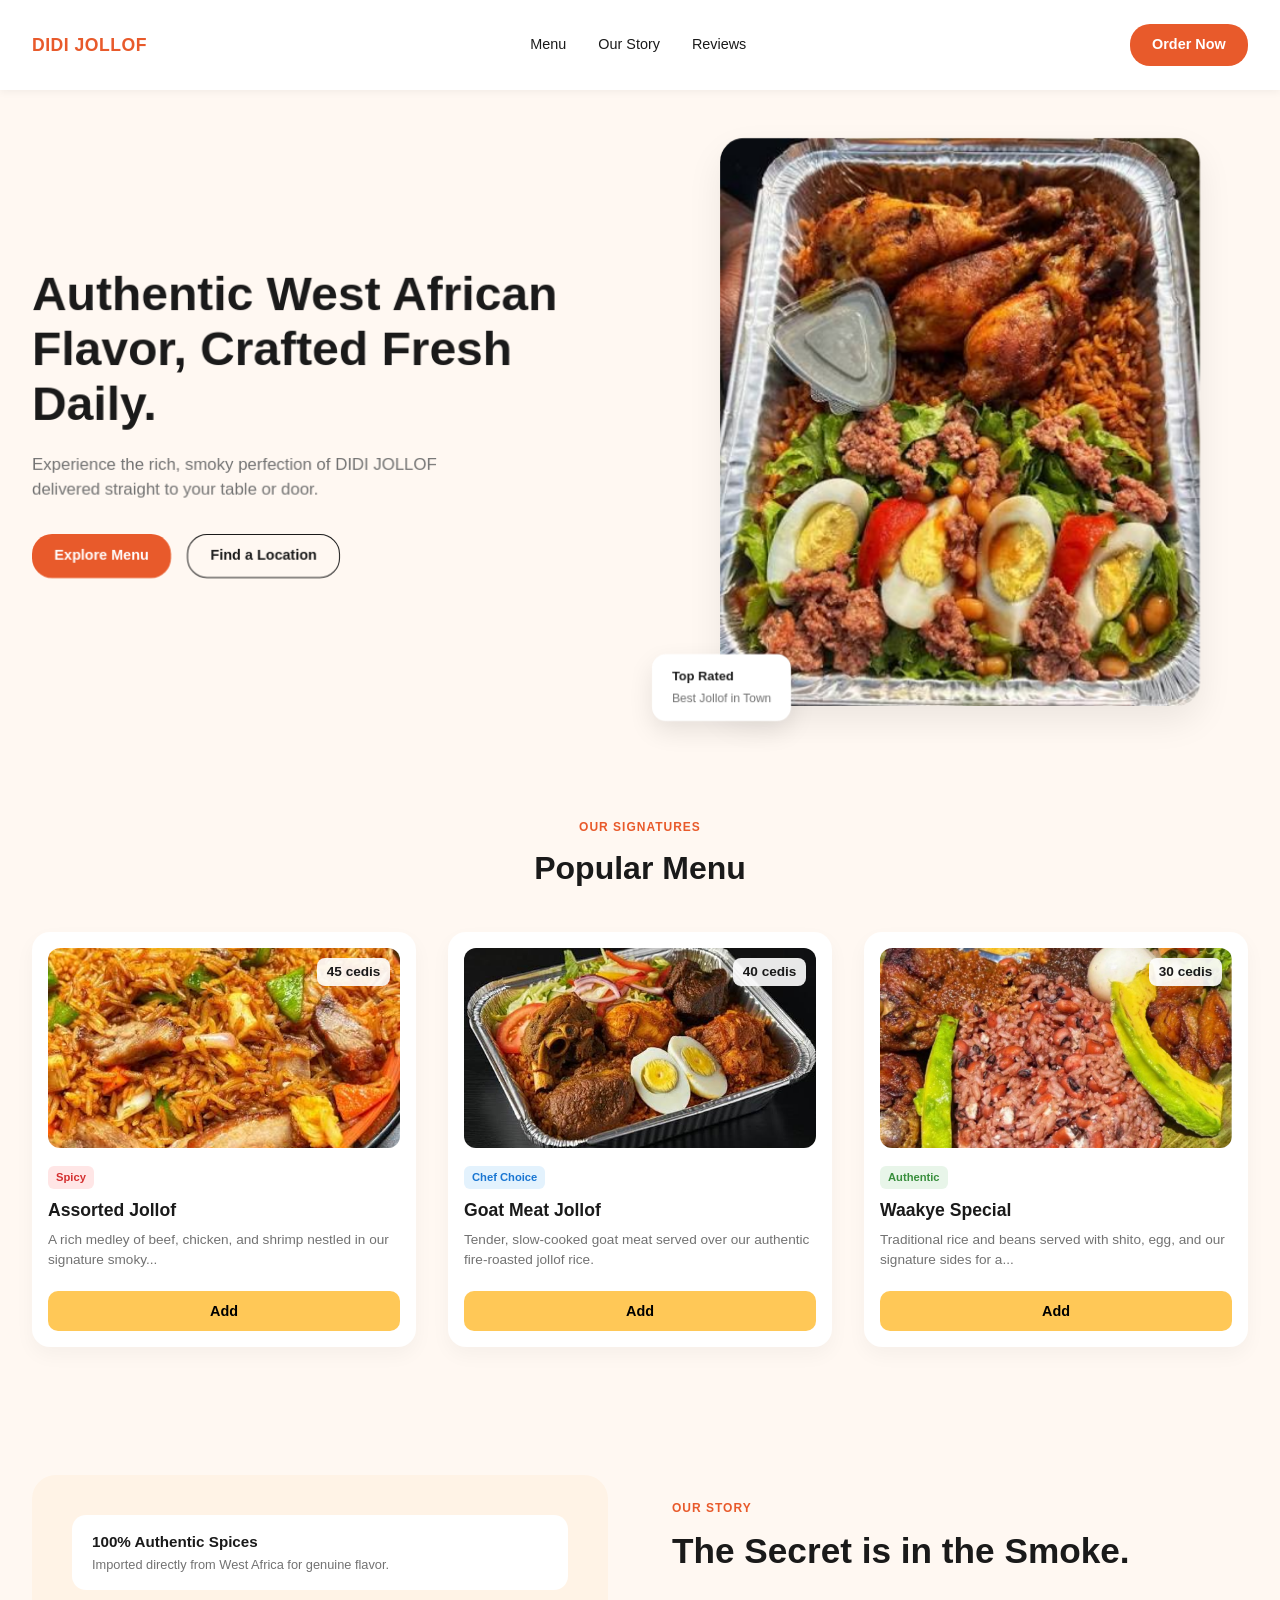
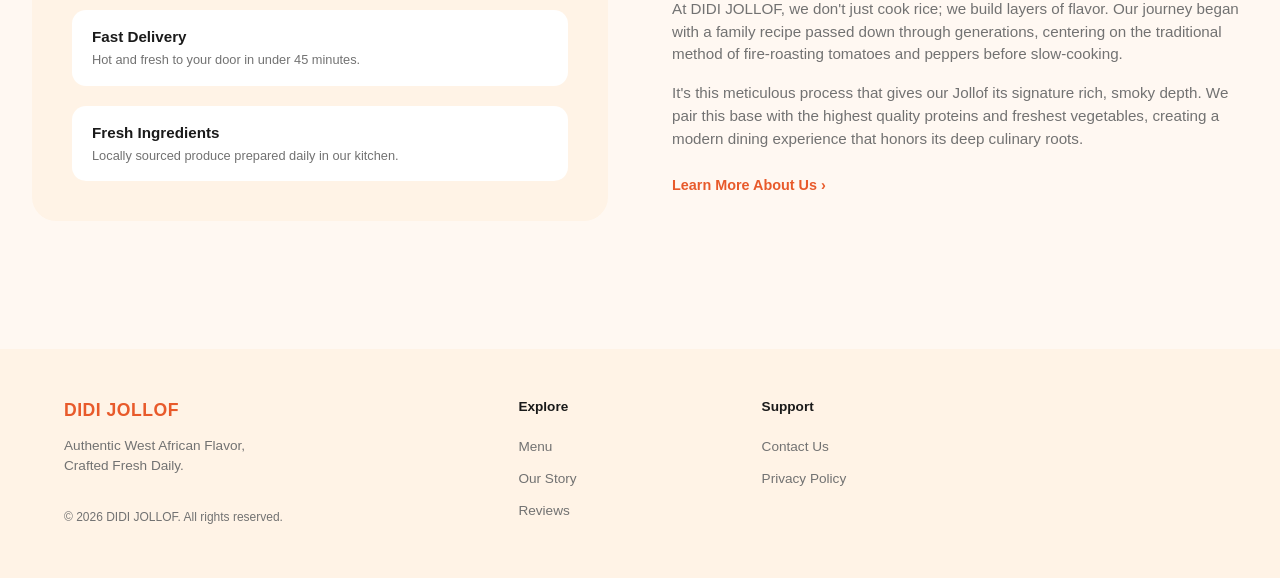
<file: WEB DEVELOPMENT & DESIGNING-LEVEL1/TASK1-DIDI_JOLLOF_LANDING_PAGE/index.html>
<!doctype html>
<html lang="en">
  <head>
    <meta charset="UTF-8" />
    <meta name="viewport" content="width=device-width, initial-scale=1.0" />
    <title>DIDI JOLLOF - Authentic West African Flavor</title>
    <link rel="stylesheet" href="css/styles.css" />
  </head>

  <body>
    <header class="navbar">
      <div class="logo">DIDI JOLLOF</div>
      <nav class="nav-links">
        <a href="#menu">Menu</a>
        <a href="#story">Our Story</a>
        <a href="#reviews">Reviews</a>
      </nav>
      <a href="#order" class="btn btn-primary">Order Now</a>
    </header>

    <section class="hero">
      <div class="hero-text">
        <h1>Authentic West African Flavor, Crafted Fresh Daily.</h1>
        <p>
          Experience the rich, smoky perfection of DIDI JOLLOF delivered
          straight to your table or door.
        </p>
        <div class="hero-actions">
          <a href="#menu" class="btn btn-primary">Explore Menu</a>
          <a href="#location" class="btn btn-outline">Find a Location</a>
        </div>
      </div>
      <div class="hero-image-wrapper">
        <img
          src="./assets/images/Didi-jollof.jpg"
          alt="Smoky Jollof Rice with Grilled Chicken and Plantain"
          class="hero-img"
        />
        <div class="rating-badge">
          <div>
            <strong class="badge-title">Top Rated</strong>
            <span class="badge-sub">Best Jollof in Town</span>
          </div>
        </div>
      </div>
    </section>

    <section id="menu" class="menu-section">
      <span class="section-tag">OUR SIGNATURES</span>
      <h2 class="section-title">Popular Menu</h2>

      <div class="menu-grid">
        <article class="menu-card">
          <div class="card-img-container">
            <img
              src="./assets/images/Assortedchickenjollof.jpg"
              alt="Assorted Jollof"
            />
            <span class="price-tag">45 cedis</span>
          </div>
          <div class="card-body">
            <span class="badge badge-spicy">Spicy</span>
            <h3>Assorted Jollof</h3>
            <p>
              A rich medley of beef, chicken, and shrimp nestled in our
              signature smoky...
            </p>
            <button class="btn btn-card">Add</button>
          </div>
        </article>

        <article class="menu-card">
          <div class="card-img-container">
            <img
              src="./assets/images/goatmeatjollof.jpg"
              alt="Goat Meat Jollof"
            />
            <span class="price-tag">40 cedis</span>
          </div>
          <div class="card-body">
            <span class="badge badge-chef">Chef Choice</span>
            <h3>Goat Meat Jollof</h3>
            <p>
              Tender, slow-cooked goat meat served over our authentic
              fire-roasted jollof rice.
            </p>
            <button class="btn btn-card">Add</button>
          </div>
        </article>

        <article class="menu-card">
          <div class="card-img-container">
            <img src="./assets/images/waakye.jpeg" alt="Waakye Special" />
            <span class="price-tag">30 cedis</span>
          </div>
          <div class="card-body">
            <span class="badge badge-authentic">Authentic</span>
            <h3>Waakye Special</h3>
            <p>
              Traditional rice and beans served with shito, egg, and our
              signature sides for a...
            </p>
            <button class="btn btn-card">Add</button>
          </div>
        </article>
      </div>
    </section>

    <section id="story" class="story-section">
      <div class="features-list">
        <div class="feature-card">
          <div>
            <h4>100% Authentic Spices</h4>
            <p>Imported directly from West Africa for genuine flavor.</p>
          </div>
        </div>
        <div class="feature-card">
          <div>
            <h4>Fast Delivery</h4>
            <p>Hot and fresh to your door in under 45 minutes.</p>
          </div>
        </div>
        <div class="feature-card">
          <div>
            <h4>Fresh Ingredients</h4>
            <p>Locally sourced produce prepared daily in our kitchen.</p>
          </div>
        </div>
      </div>

      <div class="story-content">
        <span class="section-tag">OUR STORY</span>
        <h2>The Secret is in the Smoke.</h2>
        <p>
          At DIDI JOLLOF, we don't just cook rice; we build layers of flavor.
          Our journey began with a family recipe passed down through
          generations, centering on the traditional method of fire-roasting
          tomatoes and peppers before slow-cooking.
        </p>
        <p>
          It's this meticulous process that gives our Jollof its signature rich,
          smoky depth. We pair this base with the highest quality proteins and
          freshest vegetables, creating a modern dining experience that honors
          its deep culinary roots.
        </p>
        <a href="#about" class="learn-more">Learn More About Us &rsaquo;</a>
      </div>
    </section>

    <footer class="footer">
      <div class="footer-col brand-col">
        <div class="logo">DIDI JOLLOF</div>
        <p>Authentic West African Flavor,<br />Crafted Fresh Daily.</p>
        <p class="copyright">&copy; 2026 DIDI JOLLOF. All rights reserved.</p>
      </div>
      <div class="footer-col">
        <h5>Explore</h5>
        <ul>
          <li><a href="#menu">Menu</a></li>
          <li><a href="#story">Our Story</a></li>
          <li><a href="#reviews">Reviews</a></li>
        </ul>
      </div>
      <div class="footer-col">
        <h5>Support</h5>
        <ul>
          <li><a href="#contact">Contact Us</a></li>
          <li><a href="#privacy">Privacy Policy</a></li>
        </ul>
      </div>
      <div class="footer-col"></div>
    </footer>
  </body>
</html>
</file>
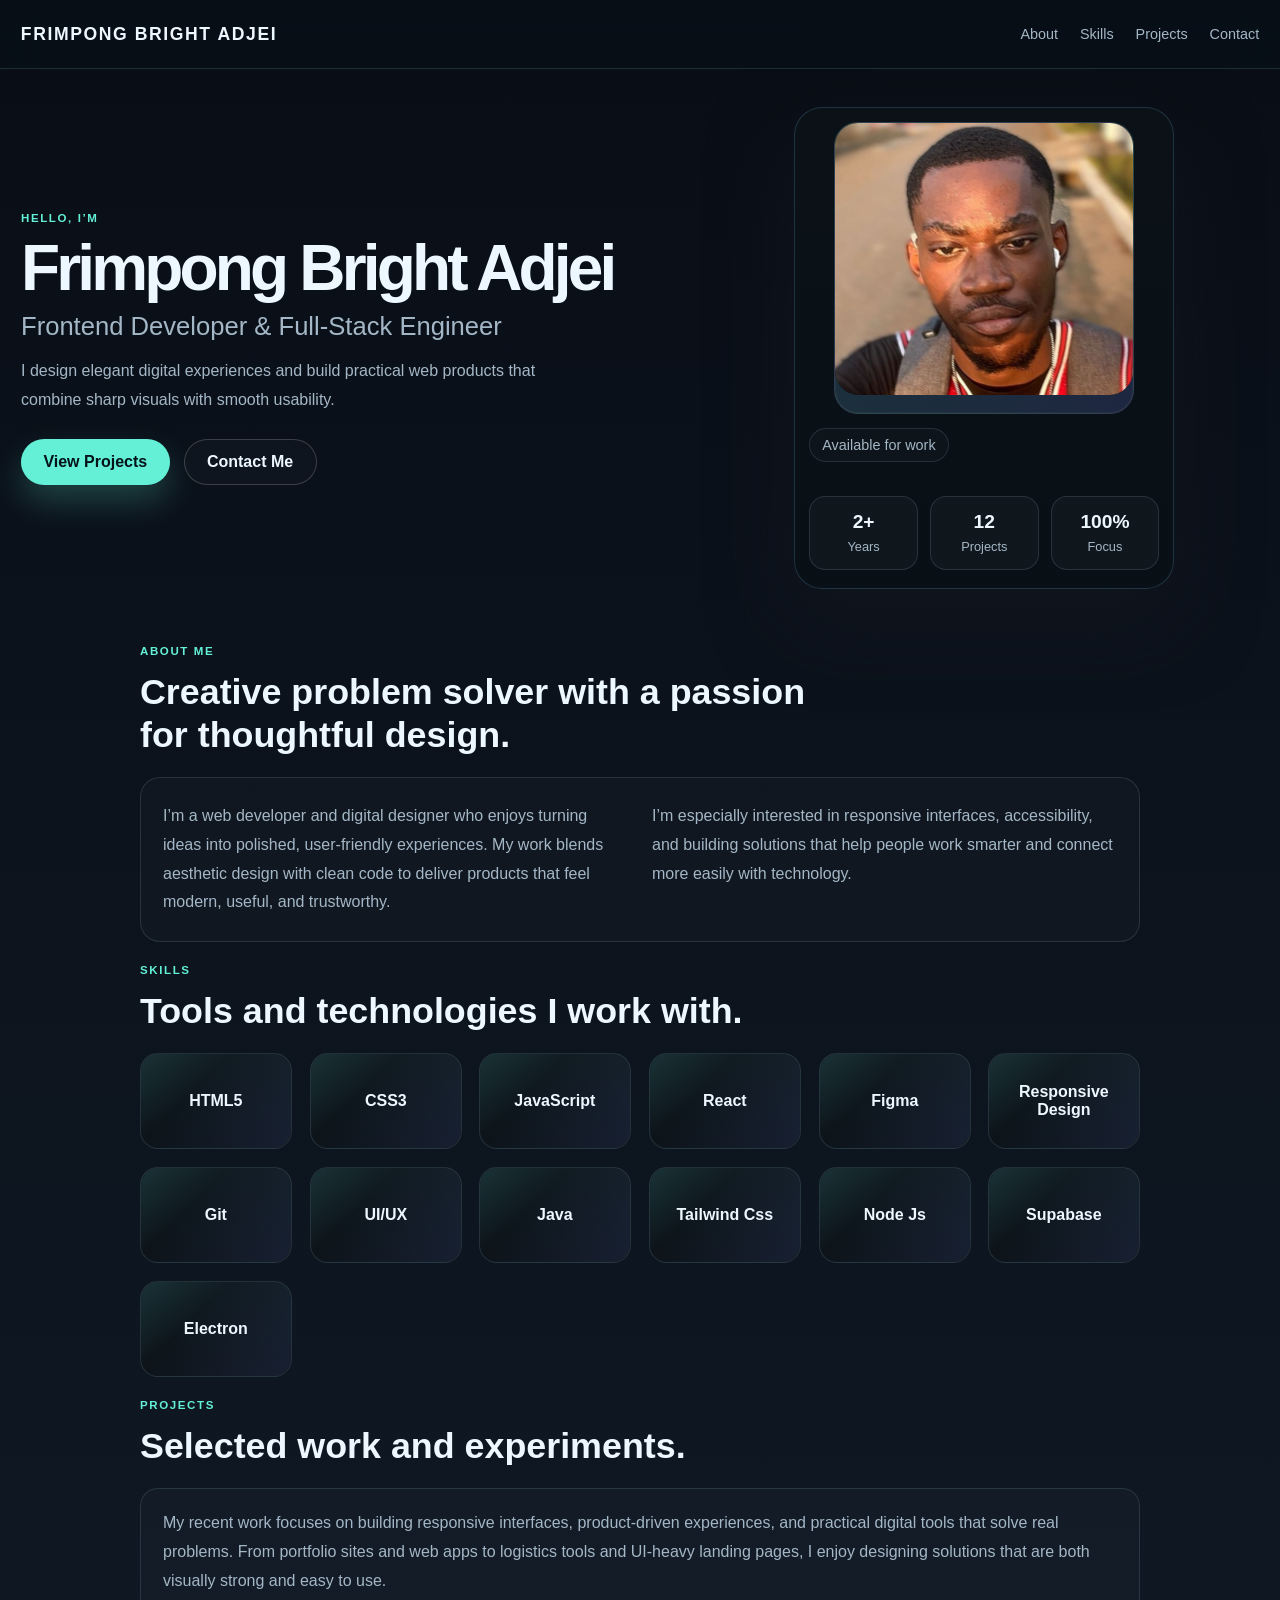
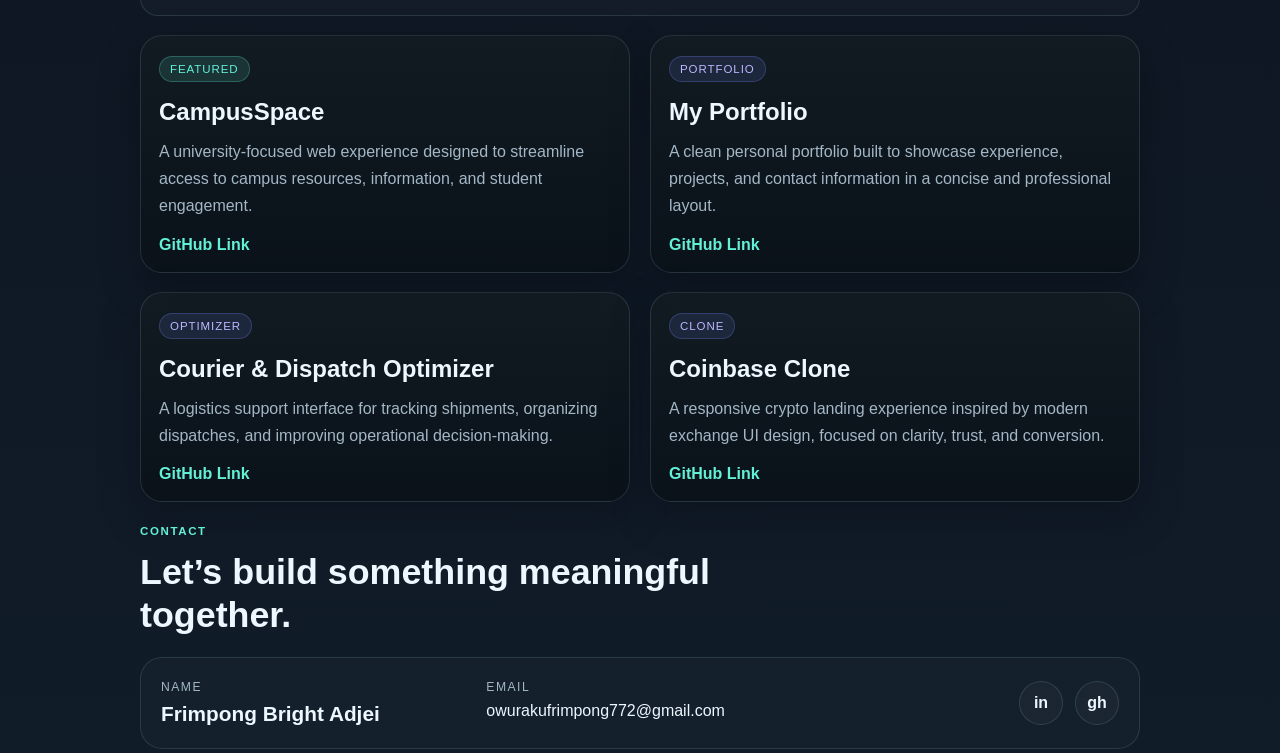
<file: WEB DEVELOPMENT & DESIGNING-LEVEL1/TASK2-PORTFOLIO/index.html>
<!doctype html>
<html lang="en">
  <head>
    <meta charset="UTF-8" />
    <meta name="viewport" content="width=device-width, initial-scale=1.0" />
    <title>Frimpong Bright Adjei | Portfolio</title>
    <meta
      name="description"
      content="Personal portfolio website showcasing skills, projects, and contact information."
    />
    <link rel="stylesheet" href="styles.css" />
  </head>

  <body>
    <div class="page-shell">
      <header class="site-header">
        <nav class="nav container" aria-label="Main navigation">
          <a href="#top" class="brand">Frimpong Bright Adjei</a>
          <div class="nav-links">
            <a href="#about">About</a>
            <a href="#skills">Skills</a>
            <a href="#projects">Projects</a>
            <a href="#contact">Contact</a>
          </div>
        </nav>
      </header>

      <main id="top">
        <section class="hero container section-spacing">
          <div class="hero-copy reveal">
            <p class="eyebrow">Hello, I’m</p>
            <h1>Frimpong Bright Adjei</h1>
            <h2>Frontend Developer &amp; Full-Stack Engineer</h2>
            <p class="hero-text">
              I design elegant digital experiences and build practical web
              products that combine sharp visuals with smooth usability.
            </p>
            <div class="cta-group">
              <a class="primary-btn" href="#projects">View Projects</a>
              <a class="secondary-btn" href="#contact">Contact Me</a>
            </div>
          </div>

          <div
            class="hero-visual reveal reveal-delay-1"
            aria-label="Profile preview"
          >
            <div class="profile-card">
              <div class="avatar-frame">
                <img
                  class="avatar"
                  src="./assets/my picture_.jpeg"
                  alt="Frimpong Bright Adjei portrait"
                />
              </div>

              <div class="status-row">Available for work</div>

              <div class="mini-stats">
                <div>
                  <strong>2+</strong>
                  <span>Years</span>
                </div>
                <div>
                  <strong>12</strong>
                  <span>Projects</span>
                </div>
                <div>
                  <strong>100%</strong>
                  <span>Focus</span>
                </div>
              </div>
            </div>
          </div>
        </section>

        <section id="about" class="container section-spacing">
          <div class="section-heading reveal">
            <p class="eyebrow">About Me</p>
            <h3>
              Creative problem solver with a passion for thoughtful design.
            </h3>
          </div>
          <div class="about-content reveal reveal-delay-1">
            <p>
              I’m a web developer and digital designer who enjoys turning ideas
              into polished, user-friendly experiences. My work blends aesthetic
              design with clean code to deliver products that feel modern,
              useful, and trustworthy.
            </p>
            <p>
              I’m especially interested in responsive interfaces, accessibility,
              and building solutions that help people work smarter and connect
              more easily with technology.
            </p>
          </div>
        </section>

        <section id="skills" class="container section-spacing">
          <div class="section-heading reveal">
            <p class="eyebrow">Skills</p>
            <h3>Tools and technologies I work with.</h3>
          </div>

          <div class="skills-grid">
            <div class="skill-card reveal"><span>HTML5</span></div>
            <div class="skill-card reveal reveal-delay-1">
              <span>CSS3</span>
            </div>
            <div class="skill-card reveal reveal-delay-2">
              <span>JavaScript</span>
            </div>
            <div class="skill-card reveal reveal-delay-3">
              <span>React</span>
            </div>
            <div class="skill-card reveal reveal-delay-1">
              <span>Figma</span>
            </div>
            <div class="skill-card reveal reveal-delay-2">
              <span>Responsive Design</span>
            </div>
            <div class="skill-card reveal reveal-delay-3"><span>Git</span></div>
            <div class="skill-card reveal reveal-delay-1">
              <span>UI/UX</span>
            </div>
            <div class="skill-card reveal reveal-delay-2">
              <span>Java</span>
            </div>
            <div class="skill-card reveal reveal-delay-3">
              <span>Tailwind Css</span>
            </div>
            <div class="skill-card reveal reveal-delay-1">
              <span>Node Js</span>
            </div>
            <div class="skill-card reveal reveal-delay-2">
              <span>Supabase</span>
            </div>
            <div class="skill-card reveal reveal-delay-3">
              <span>Electron</span>
            </div>
          </div>
        </section>

        <section id="projects" class="container section-spacing">
          <div class="section-heading reveal">
            <p class="eyebrow">Projects</p>
            <h3>Selected work and experiments.</h3>
          </div>

          <div class="project-summary reveal reveal-delay-1">
            <p>
              My recent work focuses on building responsive interfaces,
              product-driven experiences, and practical digital tools that solve
              real problems. From portfolio sites and web apps to logistics
              tools and UI-heavy landing pages, I enjoy designing solutions that
              are both visually strong and easy to use.
            </p>
          </div>

          <div class="projects-grid">
            <article class="project-card reveal">
              <div class="project-badge">Featured</div>
              <h4>CampusSpace</h4>
              <p>
                A university-focused web experience designed to streamline
                access to campus resources, information, and student engagement.
              </p>
              <a
                href="https://github.com/Bright708/CampusSapce"
                target="_blank"
                rel="noreferrer"
                >GitHub Link</a
              >
            </article>

            <article class="project-card reveal reveal-delay-1">
              <div class="project-badge alt">Portfolio</div>
              <h4>My Portfolio</h4>
              <p>
                A clean personal portfolio built to showcase experience,
                projects, and contact information in a concise and professional
                layout.
              </p>
              <a
                href="https://github.com/Bright708/My-Portfolio"
                target="_blank"
                rel="noreferrer"
                >GitHub Link</a
              >
            </article>

            <article class="project-card reveal reveal-delay-2">
              <div class="project-badge alt">Optimizer</div>
              <h4>Courier &amp; Dispatch Optimizer</h4>
              <p>
                A logistics support interface for tracking shipments, organizing
                dispatches, and improving operational decision-making.
              </p>
              <a
                href="https://github.com/Bright708/Ghana-Smart-Courier-Dispatch-Optimizer-GSCDO-"
                target="_blank"
                rel="noreferrer"
                >GitHub Link</a
              >
            </article>

            <article class="project-card reveal reveal-delay-3">
              <div class="project-badge alt">Clone</div>
              <h4>Coinbase Clone</h4>
              <p>
                A responsive crypto landing experience inspired by modern
                exchange UI design, focused on clarity, trust, and conversion.
              </p>
              <a
                href="https://github.com/Bright708/22235616_Course_IA_Coinbase-Clone"
                target="_blank"
                rel="noreferrer"
                >GitHub Link</a
              >
            </article>
          </div>
        </section>

        <section id="contact" class="container section-spacing">
          <div class="section-heading reveal">
            <p class="eyebrow">Contact</p>
            <h3>Let’s build something meaningful together.</h3>
          </div>

          <div class="contact-card reveal reveal-delay-1">
            <div>
              <p class="label">Name</p>
              <h4>Frimpong Bright Adjei</h4>
            </div>
            <div>
              <p class="label">Email</p>
              <a href="mailto:owurakufrimpong772@gmail.com"
                >owurakufrimpong772@gmail.com</a
              >
            </div>
            <div class="socials" aria-label="Social media links">
              <a
                href="https://www.linkedin.com/in/bright-frimpong-50668031a"
                target="_blank"
                rel="noreferrer"
                aria-label="LinkedIn"
                >in</a
              >
              <a
                href="https://github.com/Bright708"
                target="_blank"
                rel="noreferrer"
                aria-label="GitHub"
                >gh</a
              >
            </div>
          </div>
        </section>
      </main>
    </div>
    <script>
      const revealItems = document.querySelectorAll(".reveal");

      const revealObserver = new IntersectionObserver(
        (entries) => {
          entries.forEach((entry) => {
            if (entry.isIntersecting) {
              entry.target.classList.add("visible");
              revealObserver.unobserve(entry.target);
            }
          });
        },
        {
          threshold: 0.15,
          rootMargin: "0px 0px -25px 0px",
        },
      );

      revealItems.forEach((item) => revealObserver.observe(item));
    </script>
  </body>
</html>
</file>
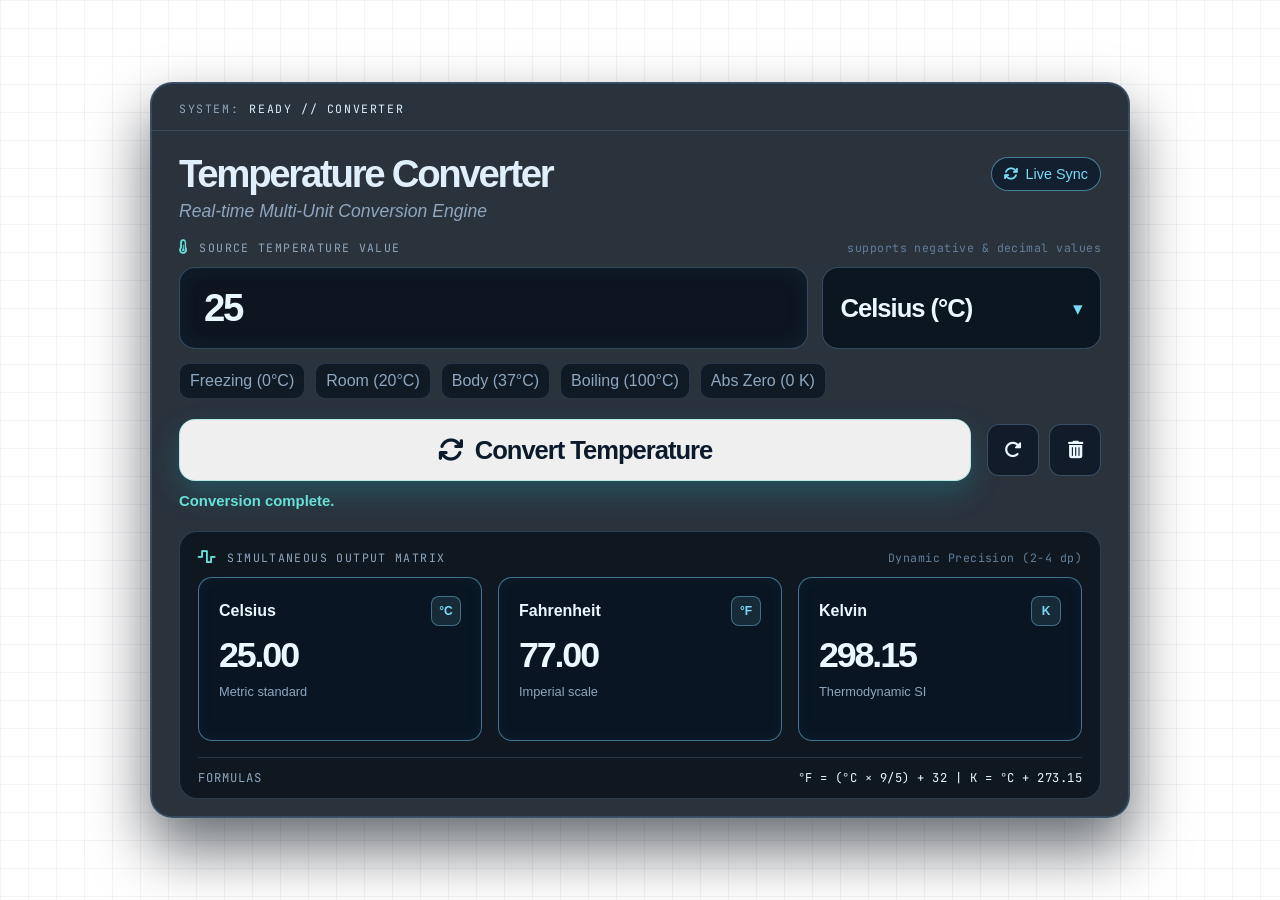
<file: WEB DEVELOPMENT & DESIGNING-LEVEL1/TASK3-TEMPERATURE-CONVERTER/index.html>
<!doctype html>
<html lang="en">
  <head>
    <meta charset="UTF-8" />
    <meta name="viewport" content="width=device-width, initial-scale=1.0" />
    <title>Thermal Vector | Temperature Converter</title>
    <link rel="preconnect" href="https://fonts.googleapis.com" />
    <link rel="preconnect" href="https://fonts.gstatic.com" crossorigin />
    <link
      href="https://fonts.googleapis.com/css2?family=Inter:wght@400;500;600;700;800;900&family=JetBrains+Mono:wght@400;500;600;700&display=swap"
      rel="stylesheet"
    />
    <link
      rel="stylesheet"
      href="https://cdnjs.cloudflare.com/ajax/libs/font-awesome/6.5.2/css/all.min.css"
      crossorigin="anonymous"
      referrerpolicy="no-referrer"
    />
    <link rel="stylesheet" href="style.css" />
  </head>

  <body>
    <div class="app-shell">
      <header class="topbar">
        <div class="status-left">
          <span class="label">SYSTEM:</span>
          <span class="value">READY // CONVERTER</span>
        </div>
      </header>

      <main class="converter-card">
        <div class="title-row">
          <h1>Temperature Converter</h1>
          <button class="live-sync" type="button" aria-label="Live sync status">
            <i class="fa-solid fa-arrows-rotate"></i>
            <span>Live Sync</span>
          </button>
        </div>

        <p class="subheading">Real-time Multi-Unit Conversion Engine</p>

        <section class="input-group">
          <div class="field-label-row">
            <div class="field-label">
              <i class="fa-solid fa-temperature-half"></i>
              <span>SOURCE TEMPERATURE VALUE</span>
            </div>
            <span class="helper">supports negative &amp; decimal values</span>
          </div>

          <div class="input-row">
            <input
              id="temperatureInput"
              type="text"
              inputmode="decimal"
              placeholder="25"
              aria-label="Temperature value"
            />

            <div class="unit-select-wrap">
              <select id="unitSelect" aria-label="Temperature unit">
                <option value="C">Celsius (°C)</option>
                <option value="F">Fahrenheit (°F)</option>
                <option value="K">Kelvin (K)</option>
              </select>
            </div>
          </div>

          <div class="preset-row" aria-label="common temperature presets">
            <button class="preset" type="button" data-value="0" data-unit="C">
              Freezing (0°C)
            </button>
            <button class="preset" type="button" data-value="20" data-unit="C">
              Room (20°C)
            </button>
            <button class="preset" type="button" data-value="37" data-unit="C">
              Body (37°C)
            </button>
            <button class="preset" type="button" data-value="100" data-unit="C">
              Boiling (100°C)
            </button>
            <button class="preset" type="button" data-value="0" data-unit="K">
              Abs Zero (0 K)
            </button>
          </div>
        </section>

        <div class="action-row">
          <button id="convertBtn" class="primary-btn" type="button">
            <i class="fa-solid fa-arrows-rotate"></i>
            <span>Convert Temperature</span>
          </button>
          <div class="utility-buttons">
            <button class="utility-btn" type="button" aria-label="Reset input">
              <i class="fa-solid fa-rotate-right"></i>
            </button>
            <button class="utility-btn" type="button" aria-label="Clear input">
              <i class="fa-solid fa-trash-can"></i>
            </button>
          </div>
        </div>

        <div
          id="validationMessage"
          class="validation-message"
          aria-live="polite"
        ></div>

        <section class="output-panel">
          <div class="output-header">
            <div class="field-label">
              <i class="fa-solid fa-wave-square"></i>
              <span>SIMULTANEOUS OUTPUT MATRIX</span>
            </div>
            <span class="helper">Dynamic Precision (2-4 dp)</span>
          </div>

          <div class="result-grid">
            <article class="result-card celsius">
              <div class="unit-label-row">
                <span class="result-unit">Celsius</span>
                <span class="unit-mark">°C</span>
              </div>
              <div id="celsiusResult" class="result-value">0.00</div>
              <small class="context">Metric standard</small>
            </article>

            <article class="result-card fahrenheit">
              <div class="unit-label-row">
                <span class="result-unit">Fahrenheit</span>
                <span class="unit-mark">°F</span>
              </div>
              <div id="fahrenheitResult" class="result-value">32.00</div>
              <small class="context">Imperial scale</small>
            </article>

            <article class="result-card kelvin">
              <div class="unit-label-row">
                <span class="result-unit">Kelvin</span>
                <span class="unit-mark">K</span>
              </div>
              <div id="kelvinResult" class="result-value">273.15</div>
              <small class="context">Thermodynamic SI</small>
            </article>
          </div>

          <div class="formula-row">
            <span>FORMULAS</span>
            <span id="formulaText">°F = (°C × 9/5) + 32 | K = °C + 273.15</span>
          </div>
        </section>
      </main>
    </div>

    <script src="script.js"></script>
  </body>
</html>
</file>
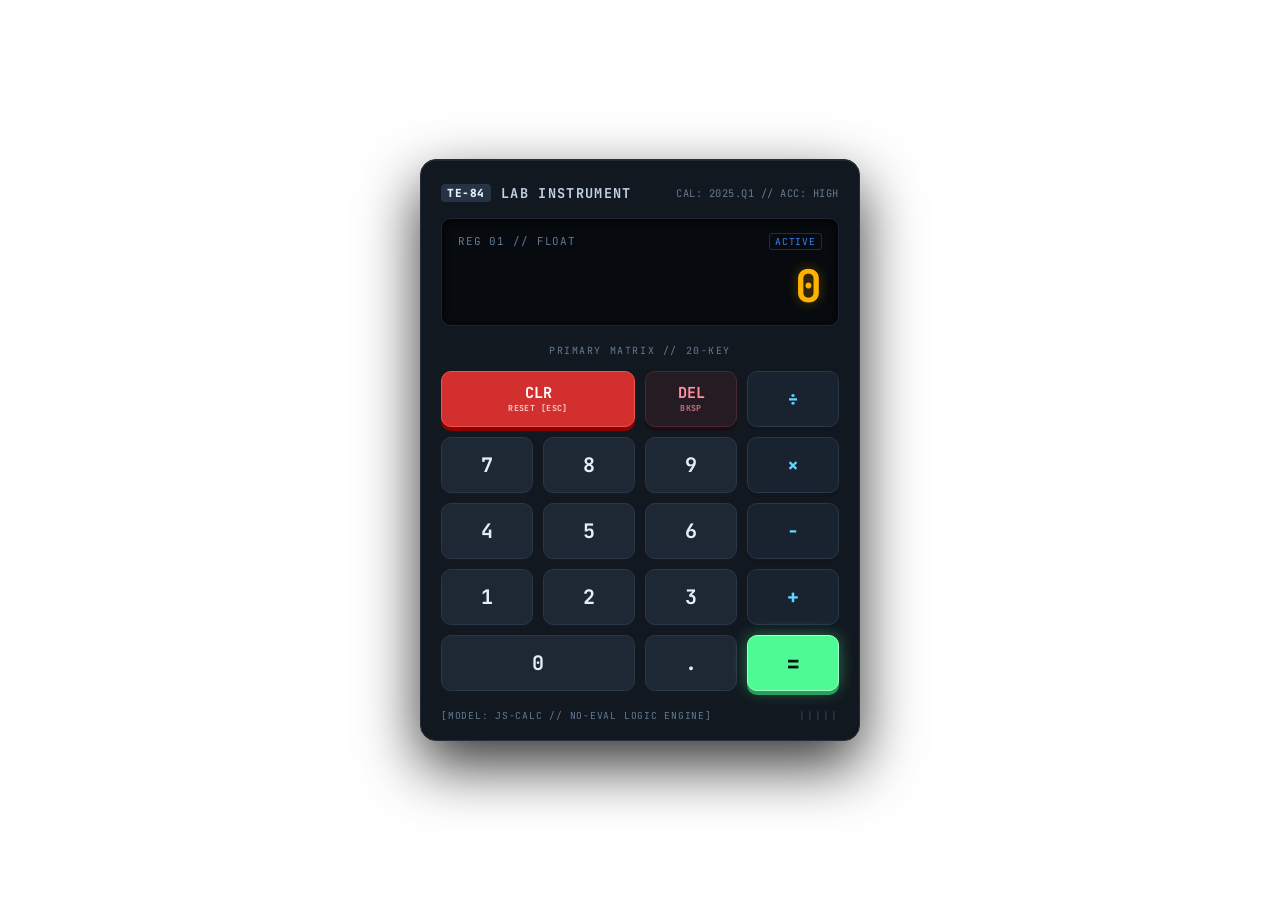
<file: WEB DEVELOPMENT & DESIGNING-LEVEL2/TASK1-CALCULATOR/index.html>
<!doctype html>
<html lang="en">
  <head>
    <meta charset="UTF-8" />
    <meta name="viewport" content="width=device-width, initial-scale=1.0" />
    <title>TE-84 LAB INSTRUMENT</title>
    <link rel="stylesheet" href="./style.css" />
    <link rel="preconnect" href="https://fonts.googleapis.com" />
    <link rel="preconnect" href="https://fonts.gstatic.com" crossorigin />
    <link
      href="https://fonts.googleapis.com/css2?family=Chakra+Petch:wght@500;700&family=JetBrains+Mono:wght@500;700;800&family=Share+Tech+Mono&display=swap"
      rel="stylesheet"
    />
  </head>

  <body>
    <!-- Main Calculator Unit -->
    <main class="calculator-chassis">
      <!-- Top Header Label -->
      <header class="chassis-header">
        <span class="model-badge">TE-84</span>
        <span class="model-title">LAB INSTRUMENT</span>
        <span class="model-sub">CAL: 2025.Q1 // ACC: HIGH</span>
      </header>

      <!-- Recessed Display Screen -->
      <section class="display-panel" aria-label="Calculator Display">
        <div class="display-meta">
          <span id="expression-preview" class="expr-line">REG 01 // FLOAT</span>
          <span class="active-badge">ACTIVE</span>
        </div>
        <div id="main-display" class="main-readout">0</div>
      </section>

      <div class="matrix-label">PRIMARY MATRIX // 20-KEY</div>

      <!-- 4x5 Keypad Grid -->
      <section class="keypad-grid">
        <!-- Row 1 -->
        <button
          type="button"
          class="btn btn-danger btn-wide"
          data-action="clear"
        >
          <span class="btn-primary-text">CLR</span>
          <span class="btn-sub-text">RESET [ESC]</span>
        </button>
        <button type="button" class="btn btn-dark" data-action="delete">
          <span class="btn-primary-text">DEL</span>
          <span class="btn-sub-text">BKSP</span>
        </button>
        <button
          type="button"
          class="btn btn-operator"
          data-action="operator"
          data-value="÷"
        >
          ÷
        </button>

        <!-- Row 2 -->
        <button
          type="button"
          class="btn btn-num"
          data-action="number"
          data-value="7"
        >
          7
        </button>
        <button
          type="button"
          class="btn btn-num"
          data-action="number"
          data-value="8"
        >
          8
        </button>
        <button
          type="button"
          class="btn btn-num"
          data-action="number"
          data-value="9"
        >
          9
        </button>
        <button
          type="button"
          class="btn btn-operator"
          data-action="operator"
          data-value="×"
        >
          ×
        </button>

        <!-- Row 3 -->
        <button
          type="button"
          class="btn btn-num"
          data-action="number"
          data-value="4"
        >
          4
        </button>
        <button
          type="button"
          class="btn btn-num"
          data-action="number"
          data-value="5"
        >
          5
        </button>
        <button
          type="button"
          class="btn btn-num"
          data-action="number"
          data-value="6"
        >
          6
        </button>
        <button
          type="button"
          class="btn btn-operator"
          data-action="operator"
          data-value="-"
        >
          −
        </button>

        <!-- Row 4 -->
        <button
          type="button"
          class="btn btn-num"
          data-action="number"
          data-value="1"
        >
          1
        </button>
        <button
          type="button"
          class="btn btn-num"
          data-action="number"
          data-value="2"
        >
          2
        </button>
        <button
          type="button"
          class="btn btn-num"
          data-action="number"
          data-value="3"
        >
          3
        </button>
        <button
          type="button"
          class="btn btn-operator"
          data-action="operator"
          data-value="+"
        >
          +
        </button>

        <!-- Row 5 -->
        <button
          type="button"
          class="btn btn-num btn-wide"
          data-action="number"
          data-value="0"
        >
          0
        </button>
        <button
          type="button"
          class="btn btn-num"
          data-action="decimal"
          data-value="."
        >
          .
        </button>
        <button type="button" class="btn btn-equals" data-action="equals">
          =
        </button>
      </section>

      <!-- Footer Tag -->
      <footer class="chassis-footer">
        <span>[MODEL: JS-CALC // NO-EVAL LOGIC ENGINE]</span>
        <span class="vent-lines">|||||</span>
      </footer>
    </main>

    <script src="./script.js"></script>
  </body>
</html>
</file>
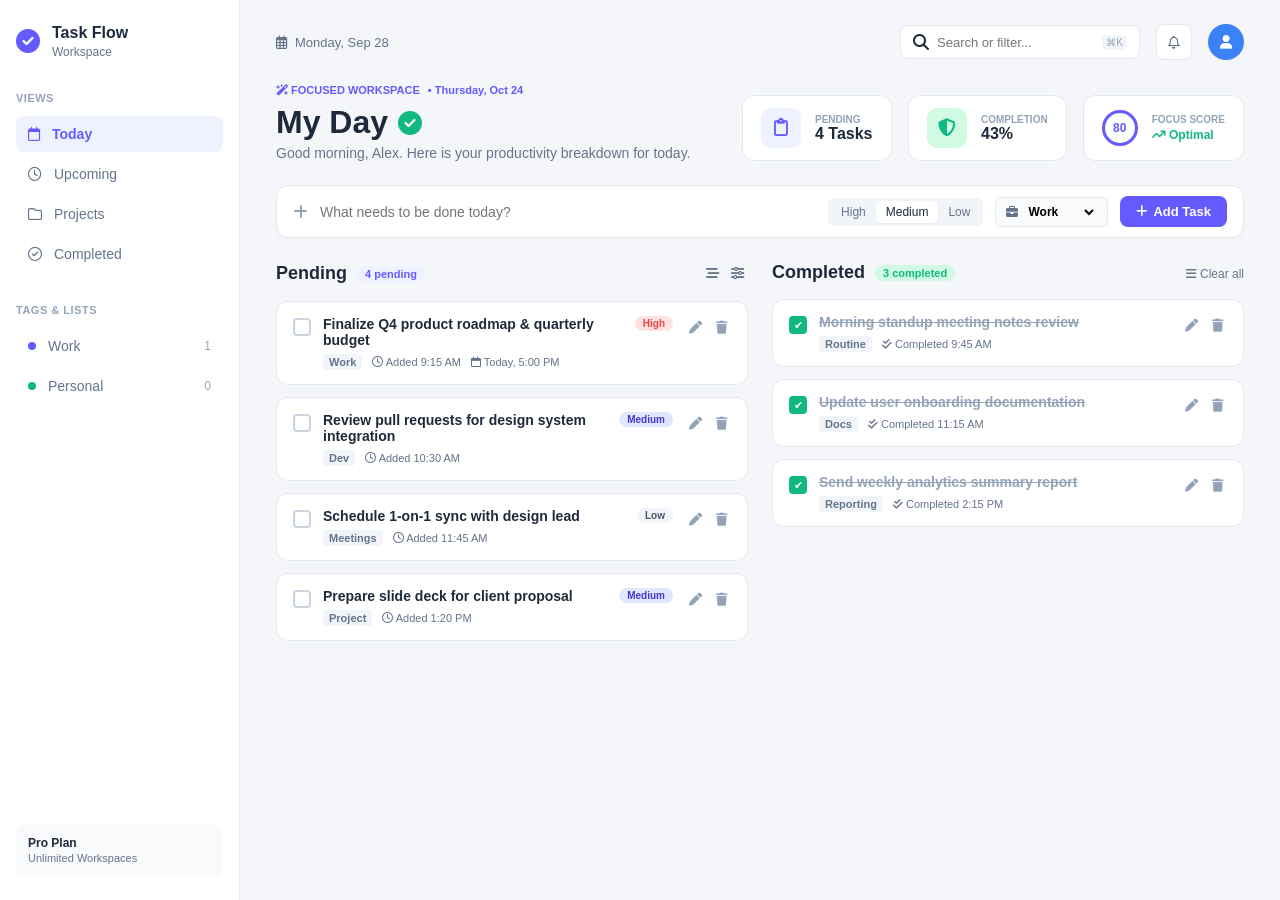
<file: WEB DEVELOPMENT & DESIGNING-LEVEL2/TASK3-TO-DO-LIST/index.html>
<!doctype html>
<html lang="en">

<head>
    <meta charset="UTF-8" />
    <meta name="viewport" content="width=device-width, initial-scale=1.0" />
    <title>Task Flow - Workspace</title>
    <link rel="stylesheet" href="style.css" />
    <link rel="stylesheet" href="https://cdnjs.cloudflare.com/ajax/libs/font-awesome/6.4.0/css/all.min.css" />
</head>

<body>
    <div class="app-container">
        <!-- Sidebar Navigation -->
        <aside class="sidebar">
            <div class="brand">
                <div class="brand-icon"><i class="fa-solid fa-circle-check"></i></div>
                <div class="brand-text">
                    <h2>Task Flow</h2>
                    <span>Workspace</span>
                </div>
            </div>

            <div class="nav-section">
                <span class="nav-label">VIEWS</span>
                <ul class="nav-links">
                    <li class="active"><i class="fa-regular fa-calendar"></i> Today</li>
                    <li><i class="fa-regular fa-clock"></i> Upcoming</li>
                    <li><i class="fa-regular fa-folder"></i> Projects</li>
                    <li><i class="fa-regular fa-circle-check"></i> Completed</li>
                </ul>
            </div>

            <div class="nav-section">
                <span class="nav-label">TAGS & LISTS</span>
                <ul class="tags-list">
                    <li>
                        <span class="dot work"></span> Work <span class="count">12</span>
                    </li>
                    <li>
                        <span class="dot personal"></span> Personal
                        <span class="count">4</span>
                    </li>
                </ul>
            </div>

            <div class="sidebar-footer">
                <span class="plan-badge">Pro Plan</span>
                <span class="plan-desc">Unlimited Workspaces</span>
            </div>
        </aside>

        <!-- Main Content Area -->
        <main class="main-content">
            <!-- Top Navbar -->
            <header class="top-header">
                <div class="header-date">
                    <i class="fa-regular fa-calendar-days"></i> Monday, Sep 28
                </div>
                <div class="header-right">
                    <div class="search-bar">
                        <i class="fa-solid fa-magnifying-glass"></i>
                        <input type="text" placeholder="Search or filter..." />
                        <span class="shortcut">⌘K</span>
                    </div>
                    <button class="icon-btn"><i class="fa-regular fa-bell"></i></button>
                    <div class="avatar"><i class="fa-solid fa-user"></i></div>
                </div>
            </header>

            <!-- Dashboard Banner -->
            <section class="dashboard-banner">
                <div class="banner-info">
                    <div class="workspace-tag">
                        <span class="sparkle"><i class="fa-solid fa-wand-magic-sparkles"></i> FOCUSED
                WORKSPACE</span
              >
              <span class="tag-date">• Thursday, Oct 24</span>
                    </div>
                    <h1 class="page-title">
                        My Day <i class="fa-solid fa-circle-check title-check"></i>
                    </h1>
                    <p class="subtitle">
                        Good morning, Alex. Here is your productivity breakdown for today.
                    </p>
                </div>

                <div class="metrics-cards">
                    <div class="metric-card">
                        <div class="metric-icon purple">
                            <i class="fa-regular fa-clipboard"></i>
                        </div>
                        <div class="metric-data">
                            <span class="metric-label">PENDING</span>
                            <h3 id="pending-metric-count">0 Tasks</h3>
                        </div>
                    </div>
                    <div class="metric-card">
                        <div class="metric-icon green">
                            <i class="fa-solid fa-shield-halved"></i>
                        </div>
                        <div class="metric-data">
                            <span class="metric-label">COMPLETION</span>
                            <h3 id="completion-metric-rate">0%</h3>
                        </div>
                    </div>
                    <div class="metric-card score-card">
                        <div class="score-ring">80</div>
                        <div class="metric-data">
                            <span class="metric-label">FOCUS SCORE</span>
                            <span class="metric-trend"><i class="fa-solid fa-arrow-trend-up"></i> Optimal</span
                >
              </div>
            </div>
          </div>
        </section>

        <!-- Task Input Bar -->
        <section class="task-input-section">
          <div class="input-wrapper">
            <i class="fa-solid fa-plus input-icon"></i>
            <input
              type="text"
              id="task-input"
              placeholder="What needs to be done today?"
            />

            <div class="priority-selector">
              <button class="priority-btn" data-priority="High">High</button>
              <button class="priority-btn active" data-priority="Medium">
                Medium
              </button>
              <button class="priority-btn" data-priority="Low">Low</button>
            </div>

            <div class="tag-selector">
              <i class="fa-solid fa-briefcase"></i>
              <select id="task-tag">
                <option value="Work">Work</option>
                <option value="Dev">Dev</option>
                <option value="Meetings">Meetings</option>
                <option value="Project">Project</option>
                <option value="Personal">Personal</option>
              </select>
            </div>

            <button id="add-task-btn" class="btn-primary">
              <i class="fa-solid fa-plus"></i> Add Task
            </button>
          </div>
        </section>

        <!-- Task Lists Grid -->
        <section class="task-columns">
          <!-- Pending List Column -->
          <div class="task-column">
            <div class="column-header">
              <div class="header-left">
                <h2>Pending</h2>
                <span class="badge pending-badge" id="pending-badge"
                  >0 pending</span
                >
              </div>
              <div class="header-actions">
                <button class="icon-btn-sm">
                  <i class="fa-solid fa-bars-staggered"></i>
                </button>
                <button class="icon-btn-sm">
                  <i class="fa-solid fa-sliders"></i>
                </button>
              </div>
            </div>
            <div id="pending-list" class="task-list"></div>
          </div>

          <!-- Completed List Column -->
          <div class="task-column">
            <div class="column-header">
              <div class="header-left">
                <h2>Completed</h2>
                <span class="badge completed-badge" id="completed-badge"
                  >0 completed</span
                >
              </div>
              <div class="header-actions">
                <button class="clear-btn" id="clear-all-btn">
                  <i class="fa-solid fa-bars"></i> Clear all
                </button>
              </div>
            </div>
            <div id="completed-list" class="task-list"></div>
          </div>
        </section>
      </main>
    </div>

    <script src="app.js"></script>
  </body>
</html>
</file>
<file: WEB DEVELOPMENT & DESIGNING-LEVEL1/TASK1-DIDI_JOLLOF_LANDING_PAGE/css/styles.css>
:root {
  --bg-main: #fff8f2;
  --bg-card: #ffffff;
  --bg-cream: #fff3e6;
  --text-dark: #1a1a1a;
  --text-muted: #727272;
  --primary-orange: #e85a2b;
  --accent-gold: #ffc857;
  --font-family: Poppins, Aktifo, Arial, sans-serif;
}

* {
  box-sizing: border-box;
  margin: 0;
  padding: 0;
}

body {
  font-family: var(--font-family);
  background-color: var(--bg-main);
  color: var(--text-dark);
  line-height: 1.5;
}

/* Base Buttons */

.btn {
  display: inline-flex;
  align-items: center;
  justify-content: center;
  padding: 0.65rem 1.4rem;
  border-radius: 20px;
  font-weight: 600;
  font-size: 0.9rem;
  text-decoration: none;
  cursor: pointer;
  border: none;
  transition: opacity 0.2s ease;
}

.btn:hover {
  opacity: 0.9;
}

.btn-primary {
  background-color: var(--primary-orange);
  color: #ffffff;
}

.btn-outline {
  background-color: transparent;
  border: 1.5px solid var(--text-dark);
  color: var(--text-dark);
}

.btn-card {
  background-color: var(--accent-gold);
  color: #000000;
  width: 100%;
  padding: 0.75rem;
  border-radius: 10px;
  font-weight: 700;
}

/* Navbar */

.navbar {
  display: flex;
  justify-content: space-between;
  align-items: center;
  padding: 1.5rem 2rem;
  width: 100%;
  background-color: var(--bg-card);
  box-shadow: 0 2px 8px rgba(0, 0, 0, 0.05);
  position: sticky;
  top: 0;
  z-index: 1000;
}

.logo {
  font-weight: 800;
  font-size: 1.1rem;
  letter-spacing: 0.5px;
  color: var(--primary-orange);
  flex: 0 0 auto;
}

.nav-links {
  display: flex;
  gap: 2rem;
  flex: 1;
  justify-content: center;
}

.nav-links a {
  text-decoration: none;
  color: var(--text-dark);
  font-size: 0.9rem;
  font-weight: 500;
  transition: color 0.3s ease;
}

.nav-links a:hover {
  color: var(--primary-orange);
}

/* Hero Section */

.hero {
  display: grid;
  grid-template-columns: 1fr 1fr;
  gap: 4rem;
  align-items: center;
  width: 100%;
  margin: 0 auto;
  padding: 3rem 2rem;
}

.hero-text h1 {
  font-size: 3rem;
  line-height: 1.15;
  font-weight: 800;
  margin-bottom: 1.25rem;
}

.hero-text p {
  color: var(--text-muted);
  font-size: 1.05rem;
  margin-bottom: 2rem;
  max-width: 440px;
}

.hero-actions {
  display: flex;
  gap: 1rem;
}

.hero-image-wrapper {
  position: relative;
  display: flex;
  justify-content: center;
  align-items: center;
}

.hero-img {
  width: 100%;
  max-width: 480px;
  border-radius: 24px;
  box-shadow: 0 15px 35px rgba(0, 0, 0, 0.08);
  display: block;
}

.rating-badge {
  position: absolute;
  bottom: -15px;
  left: -20px;
  background: var(--bg-card);
  padding: 0.75rem 1.25rem;
  border-radius: 14px;
  box-shadow: 0 10px 25px rgba(0, 0, 0, 0.1);
  display: flex;
  align-items: center;
  gap: 0.75rem;
}

.rating-badge .star {
  color: var(--accent-gold);
  font-size: 1.2rem;
}

/* Entrance animations */

@keyframes organic-swoop {
  0% {
    opacity: 0;
    transform: translate(36px, 28px) rotate(6deg) scale(0.98) skew(-2deg, -1deg);
  }
  60% {
    opacity: 1;
    transform: translate(-8px, -8px) rotate(-2deg) scale(1.02) skew(0, 0);
  }
  100% {
    transform: translate(0, 0) rotate(0) scale(1) skew(0, 0);
  }
}

@keyframes gentle-rise {
  0% {
    opacity: 0;
    transform: translateY(18px) scale(0.995);
  }
  70% {
    opacity: 1;
    transform: translateY(-6px) scale(1.01);
  }
  100% {
    transform: translateY(0) scale(1);
  }
}

@keyframes pop-in {
  0% {
    opacity: 0;
    transform: scale(0.6) translateY(10px);
  }
  70% {
    transform: scale(1.05) translateY(-4px);
  }
  100% {
    transform: scale(1) translateY(0);
  }
}

/* Applied animations to hero pieces with intentional stagger */

.hero-text h1 {
  will-change: transform, opacity;
  animation: organic-swoop 900ms cubic-bezier(0.22, 0.9, 0.36, 1) both;
  animation-delay: 120ms;
}

.hero-text p {
  will-change: transform, opacity;
  animation: gentle-rise 900ms cubic-bezier(0.2, 0.9, 0.3, 1) both;
  animation-delay: 260ms;
}

.hero-actions {
  will-change: transform, opacity;
  animation: gentle-rise 900ms cubic-bezier(0.2, 0.9, 0.3, 1) both;
  animation-delay: 420ms;
}

.hero-img {
  will-change: transform, opacity;
  animation: organic-swoop 1000ms cubic-bezier(0.22, 0.9, 0.36, 1) both;
  animation-delay: 180ms;
}

.rating-badge {
  transform-origin: left bottom;
  will-change: transform, opacity;
  animation: pop-in 700ms cubic-bezier(0.2, 0.85, 0.25, 1) both;
  animation-delay: 760ms;
}

@media (prefers-reduced-motion: reduce) {
  .hero-text h1,
  .hero-text p,
  .hero-actions,
  .hero-img,
  .rating-badge {
    animation: none !important;
    transition: none !important;
  }
}

.badge-title {
  display: block;
  font-size: 0.8rem;
}

.badge-sub {
  font-size: 0.75rem;
  color: var(--text-muted);
}

/* Section Headings */

.section-tag {
  color: var(--primary-orange);
  font-size: 0.75rem;
  font-weight: 800;
  letter-spacing: 1px;
  text-transform: uppercase;
  display: block;
  margin-bottom: 0.5rem;
}

.section-title {
  font-size: 2rem;
  font-weight: 800;
  margin-bottom: 2.5rem;
}

/* Menu Section */

.menu-section {
  width: 100%;
  margin: 0 auto;
  padding: 4rem 2rem;
  text-align: center;
}

.menu-grid {
  display: grid;
  grid-template-columns: repeat(3, 1fr);
  gap: 2rem;
}

.menu-card {
  background: var(--bg-card);
  border-radius: 18px;
  padding: 1rem;
  box-shadow: 0 8px 20px rgba(0, 0, 0, 0.04);
  text-align: left;
}

.card-img-container {
  position: relative;
  border-radius: 12px;
  overflow: hidden;
  height: 200px;
}

.card-img-container img {
  width: 100%;
  height: 100%;
  object-fit: cover;
}

.price-tag {
  position: absolute;
  top: 10px;
  right: 10px;
  background: rgba(255, 255, 255, 0.9);
  padding: 0.25rem 0.6rem;
  border-radius: 8px;
  font-weight: 700;
  font-size: 0.85rem;
}

.card-body {
  padding-top: 1rem;
}

.badge {
  display: inline-block;
  padding: 0.2rem 0.5rem;
  border-radius: 6px;
  font-size: 0.7rem;
  font-weight: 700;
  margin-bottom: 0.5rem;
}

.badge-spicy {
  background: #ffe6e6;
  color: #d32f2f;
}

.badge-chef {
  background: #e3f2fd;
  color: #1976d2;
}

.badge-authentic {
  background: #e8f5e9;
  color: #388e3c;
}

.card-body h3 {
  font-size: 1.1rem;
  margin-bottom: 0.4rem;
}

.card-body p {
  color: var(--text-muted);
  font-size: 0.85rem;
  margin-bottom: 1.25rem;
  min-height: 2.5em;
}

/* Story Section */

.story-section {
  width: 100%;
  margin: 0 auto;
  padding: 4rem 2rem;
  display: grid;
  grid-template-columns: 1fr 1fr;
  gap: 4rem;
  align-items: center;
}

.features-list {
  background: var(--bg-cream);
  padding: 2.5rem;
  border-radius: 24px;
  display: flex;
  flex-direction: column;
  gap: 1.25rem;
}

.feature-card {
  background: #ffffff;
  padding: 1rem 1.25rem;
  border-radius: 14px;
  display: flex;
  align-items: center;
  gap: 1rem;
}

.feature-icon {
  font-size: 1.5rem;
}

.feature-card h4 {
  font-size: 0.95rem;
  margin-bottom: 0.1rem;
}

.feature-card p {
  font-size: 0.8rem;
  color: var(--text-muted);
}

.story-content h2 {
  font-size: 2.2rem;
  font-weight: 800;
  margin-bottom: 1.25rem;
}

.story-content p {
  color: var(--text-muted);
  font-size: 0.95rem;
  margin-bottom: 1rem;
}

.learn-more {
  color: var(--primary-orange);
  text-decoration: none;
  font-weight: 700;
  font-size: 0.9rem;
  display: inline-block;
  margin-top: 0.5rem;
}

/* Footer */

.footer {
  background-color: var(--bg-cream);
  padding: 3rem 5%;
  display: grid;
  grid-template-columns: 2fr 1fr 1fr 1fr;
  gap: 2rem;
  margin-top: 4rem;
}

.footer-col h5 {
  font-size: 0.85rem;
  margin-bottom: 1rem;
}

.footer-col ul {
  list-style: none;
}

.footer-col ul li {
  margin-bottom: 0.5rem;
}

.footer-col ul a {
  text-decoration: none;
  color: var(--text-muted);
  font-size: 0.85rem;
}

.brand-col p {
  color: var(--text-muted);
  font-size: 0.85rem;
  margin-top: 0.75rem;
}

.copyright {
  font-size: 0.75rem !important;
  margin-top: 2rem !important;
}

.social-icons {
  display: flex;
  gap: 0.5rem;
}

.icon-btn {
  width: 36px;
  height: 36px;
  border-radius: 50%;
  border: 1px solid #ddd;
  background: #fff;
  cursor: pointer;
}

/* Responsive adjustments */

@media (max-width: 900px) {
  .navbar {
    padding: 1rem 1.5rem;
  }
  .logo {
    font-size: 1rem;
  }
  .nav-links {
    gap: 1rem;
    font-size: 0.85rem;
  }
  .nav-links a {
    font-size: 0.8rem;
    margin: 0 0.5rem;
  }
  .hero {
    grid-template-columns: 1fr;
    padding: 2rem 1.5rem;
    gap: 2rem;
  }
  .hero-text h1 {
    font-size: 2rem;
  }
  .menu-grid {
    grid-template-columns: 1fr;
  }
  .story-section {
    grid-template-columns: 1fr;
    padding: 3rem 1.5rem;
    gap: 2rem;
  }
  .footer {
    grid-template-columns: 1fr;
    padding: 2rem 1.5rem;
  }
}

@media (max-width: 600px) {
  .navbar {
    padding: 1rem;
    flex-wrap: wrap;
    gap: 0.5rem;
  }
  .nav-links {
    display: none;
  }
  .nav-links a {
    font-size: 0.75rem;
    margin: 0.25rem 0;
  }
  .hero {
    padding: 1.5rem 1rem;
  }
  .hero-text h1 {
    font-size: 1.5rem;
  }
  .hero-text p {
    font-size: 0.9rem;
  }
  .hero-actions {
    flex-direction: column;
  }
  .menu-section {
    padding: 2rem 1rem;
  }
  .section-title {
    font-size: 1.5rem;
  }
  .story-section {
    padding: 2rem 1rem;
  }
  .footer {
    padding: 1.5rem 1rem;
  }
}
</file>
<file: WEB DEVELOPMENT & DESIGNING-LEVEL1/TASK2-PORTFOLIO/styles.css>
:root {
  --bg: #071018;
  --bg-soft: #0d1822;
  --panel: rgba(12, 20, 29, 0.9);
  --panel-strong: rgba(18, 29, 38, 0.98);
  --line: rgba(139, 178, 201, 0.18);
  --text: #edf7ff;
  --muted: #a4b7c6;
  --primary: #63f0d7;
  --primary-strong: #4ed2f8;
  --secondary: #7d8cff;
  --highlight: #bcb7ff;
  --shadow: rgba(17, 23, 30, 0.8);
}

* {
  box-sizing: border-box;
  margin: 0;
  padding: 0;
}

html {
  scroll-behavior: smooth;
}

body {
  font-family: "Segoe UI", Tahoma, Geneva, Verdana, sans-serif;
  background: linear-gradient(180deg, #090e16 0%, #111c29 100%);
  color: var(--text);
  min-height: 100vh;
  width: 100%;
}

img {
  max-width: 100%;
  display: block;
}

img,
a {
  -webkit-tap-highlight-color: transparent;
}

a {
  color: inherit;
  text-decoration: none;
}

.page-shell {
  width: 100%;
  margin: 0 auto;
  padding: 0;
}

.container {
  width: min(1000px, calc(100% - 1.5rem));
  padding: 0;
  flex-direction: row;
  margin: 0 auto;
}

.section-spacing {
  padding-top: 18px;
  padding-bottom: 4px;
}

.site-header {
  position: sticky;
  width: 100%;
  top: 0;
  backdrop-filter: blur(18px);
  background: rgba(7, 16, 24, 0.5);
  border-bottom: 1px solid var(--line);
  z-index: 20;
}

.nav {
  width: 100%;
  padding: 0 1.3rem;
  display: flex;
  align-items: center;
  justify-content: space-between;
  min-height: 68px;
}

.brand {
  font-size: 1.1rem;
  font-weight: 700;
  letter-spacing: 0.09em;
  text-transform: uppercase;
}

.nav-links {
  display: flex;
  align-items: center;
  gap: 22px;
  color: var(--muted);
  font-size: 0.9rem;
}

.nav-links a {
  transition: color 0.25s ease;
}

.nav-links a:hover,
.nav-links a:focus-visible {
  color: var(--text);
}

.hero {
  width: 100%;
  padding: 0 1.3rem;
  display: grid;
  grid-template-columns: 1.1fr 0.9fr;
  align-items: center;
  gap: 15px;
  min-height: 62vh;
}

.eyebrow {
  color: var(--primary);
  font-weight: 700;
  letter-spacing: 0.14em;
  text-transform: uppercase;
  font-size: 0.72rem;
  margin-bottom: 14px;
}

.hero-copy h1 {
  font-size: clamp(2.8rem, 5vw, 4.8rem);
  letter-spacing: -0.06em;
  line-height: 0.94;
  margin-bottom: 14px;
}

.hero-copy h2 {
  font-size: clamp(1.15rem, 2vw, 1.9rem);
  color: var(--muted);
  margin-bottom: 16px;
  font-weight: 500;
}

.hero-text {
  max-width: 560px;
  color: var(--muted);
  font-size: 1rem;
  line-height: 1.8;
}

.cta-group {
  display: flex;
  flex-wrap: wrap;
  gap: 14px;
  margin-top: 24px;
}

.primary-btn,
.secondary-btn {
  display: inline-flex;
  align-items: center;
  justify-content: center;
  padding: 0.82rem 1.4rem;
  border-radius: 999px;
  font-weight: 700;
  transition:
    transform 0.25s ease,
    box-shadow 0.25s ease,
    border-color 0.25s ease;
}

.primary-btn {
  background: var(--primary);
  color: #031319;
  box-shadow: 0 16px 32px rgba(99, 240, 215, 0.22);
}

.secondary-btn {
  border: 1px solid rgba(255, 255, 255, 0.18);
  background: rgba(255, 255, 255, 0.02);
}

.primary-btn:hover,
.secondary-btn:hover,
.primary-btn:focus-visible,
.secondary-btn:focus-visible {
  transform: translateY(-2px);
}

.hero-visual {
  display: flex;
  justify-content: center;
}

.profile-card {
  width: min(100%, 380px);
  background: linear-gradient(
    180deg,
    rgba(11, 18, 24, 0.96),
    rgba(9, 16, 22, 0.96)
  );
  border: 1px solid rgba(127, 204, 255, 0.18);
  border-radius: 28px;
  box-shadow: 0 30px 80px var(--shadow);
  padding: 14px 14px 18px;
}

.avatar-frame {
  width: min(100%, 300px);
  margin: 0 auto 14px;
  border-radius: 24px;
  overflow: hidden;
  border: 1px solid rgba(255, 255, 255, 0.08);
  background: linear-gradient(
    135deg,
    rgba(99, 240, 215, 0.18),
    rgba(125, 140, 255, 0.18)
  );
  box-shadow: inset 0 0 0 1px rgba(255, 255, 255, 0.04);
}

.avatar {
  width: 100%;
  height: 290px;
  object-fit: cover;
  object-position: center top;
  transform: translateY(-18px);
  display: block;
  border-radius: 24px;
  background: #0b1117;
}

.status-row {
  display: inline-flex;
  align-items: center;
  gap: 10px;
  font-size: 0.9rem;
  color: var(--muted);
  padding: 8px 12px;
  border-radius: 999px;
  background: rgba(255, 255, 255, 0.02);
  border: 1px solid var(--line);
  margin: 0 auto 16px;
}

.dot {
  width: 10px;
  height: 10px;
  border-radius: 50%;
  display: inline-block;
}

.dot.green {
  background: var(--primary);
  box-shadow: 0 0 12px rgba(99, 240, 215, 0.9);
}

.mini-stats {
  display: grid;
  grid-template-columns: repeat(3, 1fr);
  gap: 12px;
  margin-top: 18px;
}

.mini-stats div {
  background: rgba(255, 255, 255, 0.03);
  border: 1px solid var(--line);
  border-radius: 16px;
  padding: 14px 12px;
  text-align: center;
}

.mini-stats strong {
  display: block;
  font-size: 1.2rem;
  margin-bottom: 4px;
}

.mini-stats span {
  color: var(--muted);
  font-size: 0.8rem;
}

.section-heading {
  margin-bottom: 20px;
}

.section-heading h3 {
  max-width: 680px;
  font-size: clamp(1.8rem, 2.8vw, 2.5rem);
  line-height: 1.2;
}

.about-content {
  display: grid;
  grid-template-columns: repeat(2, minmax(0, 1fr));
  gap: 24px;
  background: rgba(255, 255, 255, 0.02);
  border: 1px solid var(--line);
  border-radius: 20px;
  padding: 24px 22px;
}

.about-content p {
  color: var(--muted);
  line-height: 1.8;
  font-size: 1rem;
}

.skills-grid {
  display: grid;
  grid-template-columns: repeat(auto-fit, minmax(150px, 1fr));
  gap: 18px;
}

.skill-card {
  position: relative;
  padding: 22px 18px;
  border-radius: 18px;
  background: linear-gradient(
    180deg,
    rgba(18, 28, 35, 0.94),
    rgba(12, 19, 24, 0.92)
  );
  border: 1px solid var(--line);
  text-align: center;
  font-weight: 700;
  color: var(--text);
  min-height: 96px;
  display: grid;
  place-items: center;
  transition:
    transform 0.25s ease,
    border-color 0.25s ease;
}

.skill-card::before {
  content: "";
  position: absolute;
  inset: 0;
  border-radius: inherit;
  background: linear-gradient(
    135deg,
    rgba(99, 240, 215, 0.12),
    transparent 36%,
    rgba(125, 140, 255, 0.12)
  );
  opacity: 0.9;
}

.skill-card span {
  position: relative;
  z-index: 1;
}

.skill-card:hover {
  transform: translateY(-4px);
  border-color: rgba(99, 240, 215, 0.5);
}

.project-summary {
  margin-bottom: 18px;
  background: rgba(255, 255, 255, 0.02);
  border: 1px solid var(--line);
  border-radius: 18px;
  padding: 20px 22px;
}

.project-summary p {
  color: var(--muted);
  line-height: 1.8;
  font-size: 1rem;
}

.projects-grid {
  display: grid;
  grid-template-columns: repeat(2, minmax(0, 1fr));
  gap: 20px;
}

.project-card {
  position: relative;
  background: linear-gradient(
    180deg,
    rgba(18, 27, 34, 0.96),
    rgba(10, 18, 25, 0.94)
  );
  border: 1px solid var(--line);
  border-radius: 22px;
  padding: 20px 18px 18px;
  box-shadow: 0 16px 42px rgba(2, 8, 12, 0.28);
}

.project-badge {
  display: inline-block;
  padding: 6px 10px;
  border-radius: 999px;
  background: rgba(99, 240, 215, 0.12);
  color: var(--primary);
  border: 1px solid rgba(99, 240, 215, 0.25);
  font-size: 0.72rem;
  letter-spacing: 0.08em;
  text-transform: uppercase;
  margin-bottom: 16px;
}

.project-badge.alt {
  background: rgba(125, 140, 255, 0.12);
  color: var(--highlight);
  border-color: rgba(125, 140, 255, 0.25);
}

.project-card h4 {
  font-size: 1.5rem;
  margin-bottom: 12px;
}

.project-card p {
  color: var(--muted);
  line-height: 1.7;
  margin-bottom: 16px;
}

.project-card a {
  color: var(--primary);
  font-weight: 700;
}

.contact-card {
  display: grid;
  grid-template-columns: repeat(3, minmax(0, 1fr));
  gap: 18px;
  background: rgba(255, 255, 255, 0.02);
  border: 1px solid var(--line);
  border-radius: 22px;
  padding: 22px 20px;
}

.label {
  color: var(--muted);
  font-size: 0.76rem;
  text-transform: uppercase;
  letter-spacing: 0.12em;
  margin-bottom: 8px;
}

.contact-card h4 {
  font-size: 1.3rem;
}

.contact-card a {
  color: var(--text);
}

.socials {
  display: flex;
  align-items: center;
  justify-content: end;
  gap: 12px;
}

.socials a {
  width: 44px;
  height: 44px;
  border-radius: 50%;
  display: grid;
  place-items: center;
  background: rgba(255, 255, 255, 0.03);
  border: 1px solid var(--line);
  font-weight: 800;
  transition:
    transform 0.25s ease,
    border-color 0.25s ease;
}

.socials a:hover,
.socials a:focus-visible {
  transform: translateY(-2px);
  border-color: rgba(99, 240, 215, 0.5);
}

.reveal {
  opacity: 0;
  transform: translateY(28px);
  transition:
    opacity 0.8s cubic-bezier(0.22, 1, 0.36, 1),
    transform 0.8s cubic-bezier(0.22, 1, 0.36, 1);
  will-change: opacity, transform;
}

.reveal-delay-1 {
  transition-delay: 0.12s;
}

.reveal-delay-2 {
  transition-delay: 0.2s;
}

.reveal-delay-3 {
  transition-delay: 0.28s;
}

.reveal.visible {
  opacity: 1;
  transform: translateY(0);
}

@keyframes fadeUp {
  from {
    opacity: 0;
    transform: translateY(28px);
  }
  to {
    opacity: 1;
    transform: translateY(0);
  }
}

.hero-copy,
.hero-visual,
.profile-card,
.skill-card,
.project-card,
.contact-card,
.about-content,
.section-heading,
.project-summary {
  animation: fadeUp 0.8s ease forwards;
}

.hero-copy {
  animation-delay: 0.12s;
}

.hero-visual {
  animation-delay: 0.2s;
}

.profile-card {
  animation-delay: 0.28s;
}

.skill-card {
  animation-delay: 0.12s;
}

.project-card {
  animation-delay: 0.16s;
}

.contact-card {
  animation-delay: 0.18s;
}

.about-content,
.section-heading,
.project-summary {
  animation-delay: 0.14s;
}

.primary-btn,
.secondary-btn,
.nav-links a,
.socials a,
.skill-card,
.project-card,
.profile-card,
.contact-card {
  transition:
    transform 0.25s ease,
    box-shadow 0.25s ease,
    border-color 0.25s ease,
    opacity 0.35s ease;
}

@media (min-width: 1281px) {
  .page-shell {
    min-width: 1280px;
  }
}

@media (max-width: 820px) {
  .page-shell {
    min-width: 0;
  }
  .hero {
    grid-template-columns: 1fr;
    text-align: center;
    min-height: auto;
  }
  .hero-copy {
    order: 1;
  }
  .hero-visual {
    order: 0;
  }
  .cta-group {
    justify-content: center;
  }
  .about-content,
  .projects-grid,
  .contact-card {
    grid-template-columns: 1fr;
  }
  .socials {
    justify-content: center;
  }
  .status-row {
    margin-left: auto;
    margin-right: auto;
  }
}

@media (max-width: 520px) {
  .page-shell {
    min-width: 0;
    padding-left: 0;
    padding-right: 0;
  }
  .container {
    width: min(100%, calc(100% - 0.75rem));
  }
  .nav {
    flex-direction: column;
    justify-content: center;
    gap: 10px;
    padding: 16px 0;
  }
  .nav-links {
    gap: 12px;
    font-size: 0.8rem;
    flex-wrap: wrap;
    justify-content: center;
  }
  .hero-copy h1 {
    font-size: 2.4rem;
  }
  .section-spacing {
    padding-top: 36px;
  }
  .profile-card,
  .about-content,
  .contact-card,
  .project-card,
  .project-summary {
    padding-left: 16px;
    padding-right: 16px;
  }
  .avatar {
    height: 230px;
    object-position: center top;
    transform: translateY(-10px);
  }
}
</file>
<file: WEB DEVELOPMENT & DESIGNING-LEVEL1/TASK3-TEMPERATURE-CONVERTER/style.css>
:root {
  --bg: #020c1f;
  --bg-2: #091a2d;
  --panel: rgba(11, 22, 36, 0.9);
  --panel-soft: rgba(18, 31, 46, 0.95);
  --line: rgba(97, 146, 188, 0.35);
  --line-bright: rgba(104, 220, 255, 0.7);
  --teal: #66e0d8;
  --teal-2: #2cd4d0;
  --cyan: #7adbf8;
  --blue: #6cb7ff;
  --text: #eaf8ff;
  --muted: #8ea7c0;
  --muted-2: #617f9d;
  --danger: #ff6d8e;
  --shadow: rgba(36, 225, 217, 0.35);
}

* {
  box-sizing: border-box;
}

html,
body {
  margin: 0;
  min-height: 100%;
  font-family: sans-serif;
  background: white;
  color: var(--text);
}

body {
  min-height: 100vh;
  display: grid;
  place-items: center;
  padding: 28px;
  background-image:
    linear-gradient(rgba(94, 117, 145, 0.08) 1px, transparent 1px),
    linear-gradient(90deg, rgba(94, 117, 145, 0.08) 1px, transparent 1px);
  background-size: 28px 28px;
}

button,
input,
select {
  font: inherit;
}

.app-shell {
  width: min(100%, 980px);
  border: 1px solid var(--line);
  border-radius: 22px;
  background: rgba(8, 17, 29, 0.86);
  box-shadow:
    inset 0 0 0 1px rgba(100, 168, 214, 0.2),
    0 30px 60px rgba(2, 8, 18, 0.6);
  backdrop-filter: blur(10px);
}

.topbar {
  display: flex;
  justify-content: space-between;
  align-items: center;
  gap: 12px;
  padding: 18px 28px 14px;
  border-bottom: 1px solid rgba(112, 150, 185, 0.28);
}

.status-left {
  display: flex;
  align-items: center;
  gap: 10px;
  font-family: "JetBrains Mono", monospace;
  letter-spacing: 0.14em;
  font-size: 0.72rem;
  color: var(--muted);
  text-transform: uppercase;
}

.status-left .value {
  color: #dcefff;
}

.converter-card {
  padding: 22px 28px 18px;
}

.title-row {
  display: flex;
  align-items: center;
  justify-content: space-between;
  gap: 16px;
  margin-bottom: 6px;
}

h1 {
  margin: 0;
  font-size: clamp(2.1rem, 3vw, 3.2rem);
  line-height: 1.1;
  letter-spacing: -0.06em;
  font-weight: 800;
  color: #dfeffb;
}

h1 span {
  color: var(--muted-2);
}

.live-sync {
  border: 1px solid rgba(120, 220, 255, 0.5);
  background: rgba(12, 28, 44, 0.8);
  color: var(--cyan);
  border-radius: 999px;
  padding: 8px 12px;
  display: inline-flex;
  align-items: center;
  justify-content: center;
  gap: 8px;
  font-size: 0.9rem;
  cursor: pointer;
}

.field-label i,
.live-sync i,
.primary-btn i,
.utility-btn i {
  display: inline-flex;
  align-items: center;
  justify-content: center;
}

.subheading {
  margin: 0 0 18px;
  font-size: 1.1rem;
  font-weight: 500;
  color: var(--muted);
  font-style: italic;
}

.input-group {
  margin-top: 14px;
}

.field-label-row,
.output-header {
  display: flex;
  align-items: center;
  justify-content: space-between;
  gap: 12px;
  margin-bottom: 12px;
  color: var(--muted);
  font-family: "JetBrains Mono", monospace;
  font-size: 0.72rem;
  letter-spacing: 0.12em;
  text-transform: uppercase;
}

.field-label {
  display: inline-flex;
  align-items: center;
  gap: 10px;
}

.field-label i,
.icon {
  color: var(--teal);
  font-size: 0.9rem;
}

.helper {
  color: var(--muted-2);
  letter-spacing: 0.04em;
  text-transform: none;
  font-size: 0.72rem;
}

.input-row {
  display: grid;
  grid-template-columns: minmax(0, 1.8fr) minmax(160px, 0.8fr);
  gap: 14px;
  align-items: center;
  margin-bottom: 14px;
}

#temperatureInput {
  width: 100%;
  border: 1px solid rgba(120, 163, 205, 0.38);
  background: rgba(8, 16, 28, 0.8);
  color: var(--text);
  border-radius: 16px;
  min-height: 82px;
  padding: 18px 24px;
  font-size: clamp(2rem, 3vw, 3.5rem);
  font-weight: 700;
  letter-spacing: -0.06em;
  box-shadow: inset 0 0 20px rgba(40, 96, 126, 0.15);
}

#temperatureInput::placeholder {
  color: rgba(170, 196, 221, 0.62);
}

#temperatureInput:focus,
#unitSelect:focus,
.preset:focus,
.primary-btn:focus,
.utility-btn:focus {
  outline: 2px solid rgba(126, 220, 255, 0.8);
  outline-offset: 2px;
}

.unit-select-wrap {
  position: relative;
}

.unit-select-wrap::after {
  content: "▾";
  position: absolute;
  right: 18px;
  top: 50%;
  transform: translateY(-50%);
  color: var(--cyan);
  font-size: 1.2rem;
  pointer-events: none;
}

#unitSelect {
  width: 100%;
  background: rgba(10, 20, 31, 0.9);
  color: var(--text);
  border: 1px solid rgba(120, 163, 205, 0.38);
  border-radius: 16px;
  min-height: 82px;
  padding: 18px 42px 18px 18px;
  appearance: none;
  font-size: clamp(1.2rem, 2vw, 2rem);
  font-weight: 600;
  letter-spacing: -0.04em;
  cursor: pointer;
}

.preset-row {
  display: flex;
  flex-wrap: wrap;
  gap: 10px;
  margin-top: 14px;
}

.preset {
  border: 1px solid rgba(129, 167, 205, 0.2);
  background: rgba(13, 23, 35, 0.85);
  color: var(--muted);
  border-radius: 10px;
  padding: 8px 10px;
  cursor: pointer;
  transition:
    border-color 0.2s ease,
    color 0.2s ease;
}

.preset:hover {
  border-color: rgba(109, 194, 232, 0.75);
  color: var(--text);
}

.action-row {
  display: flex;
  align-items: center;
  justify-content: space-between;
  gap: 16px;
  margin-top: 20px;
}

.primary-btn {
  flex: 1;
  display: inline-flex;
  align-items: center;
  justify-content: center;
  gap: 12px;
  border: 1px solid rgba(111, 222, 215, 0.44);
  border-radius: 16px;
  min-height: 62px;
  background: rgba(40, 214, 190, 0.96) k;
  color: #0b1b2c;
  font-weight: 800;
  font-size: clamp(1.2rem, 2vw, 2rem);
  letter-spacing: -0.04em;
  cursor: pointer;
  box-shadow: 0 12px 28px rgba(18, 174, 196, 0.25);
}

.utility-buttons {
  display: flex;
  gap: 10px;
}

.utility-btn {
  width: 52px;
  height: 52px;
  border: 1px solid rgba(120, 163, 205, 0.38);
  background: rgba(17, 26, 40, 0.9);
  border-radius: 12px;
  color: var(--text);
  font-size: 1.1rem;
  cursor: pointer;
}

.validation-message {
  min-height: 24px;
  margin-top: 12px;
  color: var(--danger);
  font-size: 0.93rem;
  font-weight: 600;
}

.validation-message.success {
  color: var(--teal);
}

.output-panel {
  margin-top: 14px;
  border: 1px solid rgba(121, 159, 200, 0.28);
  border-radius: 18px;
  background: rgba(8, 18, 27, 0.76);
  padding: 18px 18px 12px;
}

.result-grid {
  display: grid;
  grid-template-columns: repeat(3, minmax(0, 1fr));
  gap: 16px;
  margin-top: 12px;
}

.result-card {
  border: 1px solid rgba(109, 192, 237, 0.55);
  background: rgba(11, 23, 36, 0.9);
  border-radius: 14px;
  min-height: 164px;
  padding: 18px 20px 14px;
  box-shadow: inset 0 0 14px rgba(43, 90, 126, 0.12);
}

.unit-label-row {
  display: flex;
  align-items: center;
  justify-content: space-between;
  gap: 8px;
  margin-bottom: 12px;
  color: var(--text);
  font-weight: 600;
}

.unit-mark {
  display: inline-flex;
  align-items: center;
  justify-content: center;
  width: 30px;
  height: 30px;
  border-radius: 8px;
  background: rgba(26, 45, 59, 0.9);
  border: 1px solid rgba(122, 217, 255, 0.4);
  color: var(--cyan);
  font-size: 0.75rem;
  font-weight: 700;
}

.result-value {
  font-size: clamp(2.15rem, 2.8vw, 3.5rem);
  font-weight: 800;
  letter-spacing: -0.06em;
  line-height: 1;
  margin: 4px 0 8px;
}

.context {
  color: var(--muted);
  font-size: 0.8rem;
}

.formula-row {
  display: flex;
  justify-content: space-between;
  align-items: center;
  gap: 12px;
  margin-top: 16px;
  padding-top: 12px;
  border-top: 1px solid rgba(125, 159, 200, 0.22);
  color: var(--muted);
  font-family: "JetBrains Mono", monospace;
  font-size: 0.76rem;
  letter-spacing: 0.08em;
  text-transform: uppercase;
}

#formulaText {
  color: var(--text);
  letter-spacing: 0.04em;
  text-transform: none;
  white-space: nowrap;
  overflow: hidden;
  text-overflow: ellipsis;
}

@media (max-width: 760px) {
  body {
    padding: 20px 12px;
  }
  .topbar,
  .converter-card {
    padding-left: 16px;
    padding-right: 16px;
  }
  .title-row,
  .field-label-row,
  .output-header,
  .action-row,
  .formula-row {
    flex-direction: column;
    align-items: flex-start;
  }
  .input-row,
  .result-grid {
    grid-template-columns: 1fr;
  }
  .action-row {
    width: 100%;
  }
  .primary-btn {
    width: 100%;
  }
  .utility-buttons {
    width: 100%;
    justify-content: flex-end;
  }
  .helper {
    white-space: normal;
  }
  #formulaText {
    white-space: normal;
    overflow: visible;
    text-overflow: unset;
  }
}
</file>
<file: WEB DEVELOPMENT & DESIGNING-LEVEL2/TASK1-CALCULATOR/style.css>
:root {
  --bg-grid: #080c10;
  --chassis-bg: #121820;
  --chassis-border: #222d3a;
  --display-bg: #070a0e;
  --display-border: #1a2432;
  --amber-text: #ffb100;
  --mint-accent: #4efa94;
  --mint-glow: rgba(78, 250, 148, 0.4);
  --danger-red: #d32f2f;
  --danger-hover: #b71c1c;
  --btn-num-bg: #1e2834;
  --btn-num-border: #2a3748;
  --btn-num-hover: #283546;
  --btn-op-bg: #192330;
  --btn-op-border: #28374a;
  --btn-op-text: #63d3ff;
  --text-main: #e2effa;
  --text-muted: #647a92;
  --font-mono: "JetBrains Mono", "Share Tech Mono", monospace;
  --font-ui: "Chakra Petch", sans-serif;
}

* {
  box-sizing: border-box;
  margin: 0;
  padding: 0;
  user-select: none;
}

body {
  background-color: white;
  background-image:
    linear-gradient(rgba(255, 255, 255, 0.03) 1px, transparent 1px),
    linear-gradient(90deg, rgba(255, 255, 255, 0.03) 1px, transparent 1px);
  background-size: 24px 24px;
  color: var(--text-main);
  font-family: var(--font-ui);
  min-height: 100vh;
  display: flex;
  flex-direction: column;
  align-items: center;
  justify-content: center;
  padding: 20px;
}

/* Status Bar Above Chassis */

.power-dot {
  display: inline-block;
  width: 6px;
  height: 6px;
  background-color: var(--mint-accent);
  border-radius: 50%;
  box-shadow: 0 0 8px var(--mint-accent);
  margin-right: 6px;
}

/* Calculator Container */

.calculator-chassis {
  width: 100%;
  max-width: 440px;
  background: var(--chassis-bg);
  border: 1px solid var(--chassis-border);
  border-radius: 16px;
  padding: 24px 20px 18px;
  box-shadow:
    0 24px 60px rgba(0, 0, 0, 0.8),
    inset 0 1px 0 rgba(255, 255, 255, 0.08);
  position: relative;
}

.chassis-header {
  display: flex;
  align-items: center;
  gap: 10px;
  margin-bottom: 16px;
  font-family: var(--font-mono);
}

.model-badge {
  background: #253344;
  color: var(--text-main);
  font-size: 0.7rem;
  font-weight: 800;
  padding: 2px 6px;
  border-radius: 4px;
  letter-spacing: 0.05em;
}

.model-title {
  font-size: 0.85rem;
  font-weight: 700;
  letter-spacing: 0.1em;
  color: #c0d1e3;
}

.model-sub {
  margin-left: auto;
  font-size: 0.65rem;
  color: var(--text-muted);
  letter-spacing: 0.05em;
}

/* Display Box */

.display-panel {
  background: var(--display-bg);
  border: 1px solid var(--display-border);
  border-radius: 10px;
  padding: 14px 16px;
  margin-bottom: 18px;
  box-shadow: inset 0 2px 8px rgba(0, 0, 0, 0.9);
}

.display-meta {
  display: flex;
  justify-content: space-between;
  align-items: center;
  font-family: var(--font-mono);
  font-size: 0.68rem;
  color: var(--text-muted);
  letter-spacing: 0.08em;
  margin-bottom: 10px;
}

.active-badge {
  color: #3b82f6;
  border: 1px solid rgba(59, 130, 246, 0.3);
  padding: 1px 5px;
  border-radius: 3px;
  font-size: 0.6rem;
}

.main-readout {
  font-family: var(--font-mono);
  font-size: 2.8rem;
  font-weight: 700;
  color: var(--amber-text);
  text-align: right;
  text-shadow: 0 0 12px rgba(255, 177, 0, 0.35);
  word-break: break-all;
  min-height: 3.2rem;
  line-height: 1.1;
  display: flex;
  align-items: center;
  justify-content: flex-end;
}

.matrix-label {
  text-align: center;
  font-family: var(--font-mono);
  font-size: 0.62rem;
  color: var(--text-muted);
  letter-spacing: 0.16em;
  margin-bottom: 14px;
}

/* Grid Layout */

.keypad-grid {
  display: grid;
  grid-template-columns: repeat(4, 1fr);
  gap: 10px;
}

.btn {
  font-family: var(--font-mono);
  font-size: 1.25rem;
  font-weight: 700;
  border-radius: 10px;
  height: 56px;
  cursor: pointer;
  display: flex;
  flex-direction: column;
  align-items: center;
  justify-content: center;
  transition: all 0.12s ease;
  outline: none;
  position: relative;
}

.btn:active {
  transform: translateY(2px);
}

.btn-wide {
  grid-column: span 2;
}

/* Number Keys */

.btn-num {
  background: var(--btn-num-bg);
  border: 1px solid var(--btn-num-border);
  color: var(--text-main);
  box-shadow: 0 4px 0 #121922;
}

.btn-num:hover {
  background: var(--btn-num-hover);
  border-color: #3b4d64;
}

.btn-num:active {
  box-shadow: 0 1px 0 #121922;
}

/* Operators */

.btn-operator {
  background: var(--btn-op-bg);
  border: 1px solid var(--btn-op-border);
  color: var(--btn-op-text);
  box-shadow: 0 4px 0 #0f1620;
}

.btn-operator:hover {
  background: #202d3e;
}

.btn-operator.active-op {
  border-color: var(--btn-op-text);
  box-shadow: 0 0 10px rgba(99, 211, 255, 0.3);
}

/* Clear/Danger Button */

.btn-danger {
  background: var(--danger-red);
  border: 1px solid #ef5350;
  color: #ffffff;
  box-shadow: 0 4px 0 #8e0000;
}

.btn-danger:hover {
  background: var(--danger-hover);
}

.btn-danger:active {
  box-shadow: 0 1px 0 #8e0000;
}

.btn-dark {
  background: #251b22;
  border: 1px solid #4a2933;
  color: #ff8fa3;
  box-shadow: 0 4px 0 #160e14;
}

.btn-dark:hover {
  background: #32222d;
}

/* Labels under text on CLR / DEL */

.btn-primary-text {
  font-size: 0.95rem;
  line-height: 1;
}

.btn-sub-text {
  font-size: 0.52rem;
  opacity: 0.75;
  margin-top: 3px;
  letter-spacing: 0.05em;
}

/* Equals Button */

.btn-equals {
  background: var(--mint-accent);
  border: 1px solid #a1ffc8;
  color: #07150c;
  box-shadow:
    0 4px 0 #28a05c,
    0 0 16px var(--mint-glow);
  font-size: 1.5rem;
}

.btn-equals:hover {
  background: #63ffa5;
  box-shadow:
    0 4px 0 #28a05c,
    0 0 22px rgba(78, 250, 148, 0.6);
}

.btn-equals:active {
  box-shadow: 0 1px 0 #28a05c;
}

/* Footer Tag */

.chassis-footer {
  margin-top: 18px;
  display: flex;
  justify-content: space-between;
  align-items: center;
  font-family: var(--font-mono);
  font-size: 0.6rem;
  color: var(--text-muted);
  letter-spacing: 0.08em;
}

.vent-lines {
  letter-spacing: 2px;
  opacity: 0.5;
}

@media (max-width: 480px) {
  .calculator-chassis {
    padding: 18px 14px 14px;
  }
  .btn {
    height: 50px;
    font-size: 1.1rem;
  }
  .main-readout {
    font-size: 2.2rem;
  }
}
</file>
<file: WEB DEVELOPMENT & DESIGNING-LEVEL2/TASK3-TO-DO-LIST/style.css>
:root {
    --bg-main: #f5f6fa;
    --bg-sidebar: #ffffff;
    --bg-card: #ffffff;
    --primary-purple: #635bff;
    --primary-light: #eef2ff;
    --text-dark: #1e293b;
    --text-muted: #64748b;
    --border-color: #e2e8f0;
    --success-green: #10b981;
    --success-light: #d1fae5;
    --priority-high: #fee2e2;
    --priority-high-text: #ef4444;
    --priority-medium: #e0e7ff;
    --priority-medium-text: #4338ca;
    --priority-low: #f1f5f9;
    --priority-low-text: #475569;
}

* {
    box-sizing: border-box;
    margin: 0;
    padding: 0;
    font-family: "Inter", sans-serif;
}

body {
    background-color: var(--bg-main);
    color: var(--text-dark);
    display: flex;
    min-height: 100vh;
    height: 100vh;
    overflow: hidden;
    overflow-x: hidden;
}

.app-container {
    display: flex;
    width: 100%;
    max-width: 100%;
    height: 100vh;
}


/* Sidebar Styles */

.sidebar {
    width: 240px;
    flex-shrink: 0;
    background-color: var(--bg-sidebar);
    border-right: 1px solid var(--border-color);
    padding: 24px 16px;
    display: flex;
    flex-direction: column;
    gap: 32px;
    overflow-y: auto;
}

.brand {
    display: flex;
    align-items: center;
    gap: 12px;
}

.brand-icon {
    color: var(--primary-purple);
    font-size: 24px;
}

.brand-text h2 {
    font-size: 16px;
    font-weight: 700;
}

.brand-text span {
    font-size: 12px;
    color: var(--text-muted);
}

.nav-label {
    font-size: 11px;
    font-weight: 700;
    color: #94a3b8;
    letter-spacing: 0.5px;
    margin-bottom: 12px;
    display: block;
}

.nav-links,
.tags-list {
    list-style: none;
    display: flex;
    flex-direction: column;
    gap: 4px;
}

.nav-links li,
.tags-list li {
    display: flex;
    align-items: center;
    gap: 12px;
    padding: 10px 12px;
    border-radius: 8px;
    font-size: 14px;
    color: var(--text-muted);
    cursor: pointer;
    transition: background 0.2s;
}

.nav-links li:hover,
.tags-list li:hover {
    background-color: #f8fafc;
}

.nav-links li.active {
    background-color: var(--primary-light);
    color: var(--primary-purple);
    font-weight: 600;
}

.dot {
    width: 8px;
    height: 8px;
    border-radius: 50%;
}

.dot.work {
    background-color: var(--primary-purple);
}

.dot.personal {
    background-color: var(--success-green);
}

.tags-list .count {
    margin-left: auto;
    font-size: 12px;
    color: #94a3b8;
}

.sidebar-footer {
    margin-top: auto;
    padding: 12px;
    background-color: #f8fafc;
    border-radius: 8px;
    display: flex;
    flex-direction: column;
    gap: 2px;
}

.plan-badge {
    font-size: 12px;
    font-weight: 700;
}

.plan-desc {
    font-size: 11px;
    color: var(--text-muted);
}


/* Main Content Area */

.main-content {
    flex: 1;
    min-width: 0;
    overflow-y: auto;
    padding: 24px 36px;
    display: flex;
    flex-direction: column;
    gap: 24px;
}

.top-header {
    display: flex;
    justify-content: space-between;
    align-items: center;
    gap: 16px;
    flex-wrap: wrap;
}

.header-date {
    font-size: 13px;
    font-weight: 500;
    color: var(--text-muted);
    display: flex;
    align-items: center;
    gap: 8px;
}

.header-right {
    display: flex;
    align-items: center;
    gap: 16px;
    flex: 1;
    min-width: 0;
    justify-content: flex-end;
}

.search-bar {
    display: flex;
    align-items: center;
    gap: 8px;
    background-color: #ffffff;
    border: 1px solid var(--border-color);
    padding: 8px 12px;
    border-radius: 8px;
    width: 240px;
}

.search-bar input {
    border: none;
    outline: none;
    width: 100%;
    font-size: 13px;
}

.search-bar .shortcut {
    font-size: 10px;
    background: #f1f5f9;
    padding: 2px 4px;
    border-radius: 4px;
    color: #94a3b8;
}

.icon-btn {
    background: white;
    border: 1px solid var(--border-color);
    width: 36px;
    height: 36px;
    border-radius: 8px;
    cursor: pointer;
    color: var(--text-muted);
}

.avatar {
    width: 36px;
    height: 36px;
    border-radius: 50%;
    background: #3b82f6;
    color: white;
    display: flex;
    align-items: center;
    justify-content: center;
    font-size: 14px;
}


/* Banner */

.dashboard-banner {
    display: flex;
    justify-content: space-between;
    align-items: flex-end;
    gap: 24px;
    flex-wrap: wrap;
}

.workspace-tag {
    display: flex;
    align-items: center;
    gap: 8px;
    font-size: 11px;
    font-weight: 700;
    color: var(--primary-purple);
    margin-bottom: 8px;
}

.page-title {
    font-size: 32px;
    font-weight: 800;
    display: flex;
    align-items: center;
    gap: 10px;
}

.title-check {
    color: var(--success-green);
    font-size: 24px;
}

.subtitle {
    color: var(--text-muted);
    font-size: 14px;
    margin-top: 4px;
}

.metrics-cards {
    display: flex;
    gap: 16px;
    flex-wrap: wrap;
}

.metric-card {
    background: var(--bg-card);
    border: 1px solid var(--border-color);
    padding: 12px 18px;
    border-radius: 12px;
    display: flex;
    align-items: center;
    gap: 14px;
    min-width: 150px;
}

.metric-icon {
    width: 40px;
    height: 40px;
    border-radius: 10px;
    display: flex;
    align-items: center;
    justify-content: center;
    font-size: 18px;
}

.metric-icon.purple {
    background-color: var(--primary-light);
    color: var(--primary-purple);
}

.metric-icon.green {
    background-color: var(--success-light);
    color: var(--success-green);
}

.metric-label {
    font-size: 10px;
    font-weight: 700;
    color: #94a3b8;
    display: block;
}

.metric-data h3 {
    font-size: 16px;
    font-weight: 700;
}

.score-ring {
    width: 36px;
    height: 36px;
    border-radius: 50%;
    border: 3px solid var(--primary-purple);
    display: flex;
    align-items: center;
    justify-content: center;
    font-size: 12px;
    font-weight: 700;
    color: var(--primary-purple);
}

.metric-trend {
    font-size: 12px;
    color: var(--success-green);
    font-weight: 600;
}


/* Task Input Bar */

.task-input-section {
    background: white;
    padding: 10px 16px;
    border-radius: 12px;
    border: 1px solid var(--border-color);
    box-shadow: 0 2px 4px rgba(0, 0, 0, 0.02);
}

.input-wrapper {
    display: flex;
    align-items: center;
    gap: 12px;
    flex-wrap: wrap;
}

.input-icon {
    color: #94a3b8;
}

.input-wrapper input[type="text"] {
    border: none;
    outline: none;
    flex: 1;
    font-size: 14px;
}

.priority-selector {
    display: flex;
    background: #f1f5f9;
    padding: 3px;
    border-radius: 6px;
}

.priority-btn {
    border: none;
    background: transparent;
    padding: 4px 10px;
    font-size: 12px;
    font-weight: 500;
    border-radius: 4px;
    cursor: pointer;
    color: var(--text-muted);
}

.priority-btn.active {
    background: white;
    color: var(--text-dark);
    box-shadow: 0 1px 2px rgba(0, 0, 0, 0.05);
}

.tag-selector {
    display: flex;
    align-items: center;
    gap: 6px;
    background: #f8fafc;
    padding: 6px 10px;
    border-radius: 6px;
    border: 1px solid var(--border-color);
    font-size: 12px;
    color: var(--text-muted);
}

.tag-selector select {
    border: none;
    background: transparent;
    outline: none;
    font-size: 12px;
    font-weight: 600;
    cursor: pointer;
}

.btn-primary {
    background: var(--primary-purple);
    color: white;
    border: none;
    padding: 8px 16px;
    border-radius: 8px;
    font-weight: 600;
    font-size: 13px;
    cursor: pointer;
    display: flex;
    align-items: center;
    gap: 6px;
    transition: opacity 0.2s;
}

.btn-primary:hover {
    opacity: 0.9;
}


/* Columns Layout */

.task-columns {
    display: grid;
    grid-template-columns: 1fr 1fr;
    gap: 24px;
}

.column-header {
    display: flex;
    justify-content: space-between;
    align-items: center;
    margin-bottom: 16px;
}

.header-left {
    display: flex;
    align-items: center;
    gap: 10px;
}

.header-left h2 {
    font-size: 18px;
    font-weight: 700;
}

.badge {
    padding: 2px 8px;
    border-radius: 12px;
    font-size: 11px;
    font-weight: 600;
}

.pending-badge {
    background: var(--primary-light);
    color: var(--primary-purple);
}

.completed-badge {
    background: var(--success-light);
    color: var(--success-green);
}

.icon-btn-sm {
    background: transparent;
    border: none;
    color: var(--text-muted);
    cursor: pointer;
    padding: 4px;
}

.clear-btn {
    background: transparent;
    border: none;
    color: var(--text-muted);
    font-size: 12px;
    cursor: pointer;
}


/* Task List & Item Styling */

.task-list {
    display: flex;
    flex-direction: column;
    gap: 12px;
    min-height: 200px;
}

.task-card {
    background: white;
    border: 1px solid var(--border-color);
    border-radius: 12px;
    padding: 14px 16px;
    display: flex;
    align-items: flex-start;
    gap: 12px;
    flex-wrap: wrap;
    transition: box-shadow 0.2s, border-color 0.2s;
}

.task-card:hover {
    box-shadow: 0 4px 12px rgba(0, 0, 0, 0.03);
}

.task-checkbox {
    appearance: none;
    width: 18px;
    height: 18px;
    border: 2px solid #cbd5e1;
    border-radius: 4px;
    cursor: pointer;
    margin-top: 2px;
    display: grid;
    place-content: center;
}

.task-checkbox:checked {
    background-color: var(--success-green);
    border-color: var(--success-green);
}

.task-checkbox:checked::before {
    content: "✔";
    color: white;
    font-size: 11px;
}

.task-content {
    flex: 1;
    min-width: 0;
    overflow-wrap: anywhere;
}

.task-title {
    font-size: 14px;
    font-weight: 600;
    color: var(--text-dark);
    margin-bottom: 6px;
}

.task-card.completed .task-title {
    text-decoration: line-through;
    color: #94a3b8;
}

.task-meta {
    display: flex;
    align-items: center;
    gap: 10px;
    flex-wrap: wrap;
    font-size: 11px;
    color: var(--text-muted);
}

.tag-pill {
    background: #f1f5f9;
    padding: 2px 6px;
    border-radius: 4px;
    font-weight: 600;
}

.priority-pill {
    padding: 2px 8px;
    border-radius: 10px;
    font-weight: 600;
    font-size: 10px;
}

.priority-pill.High {
    background: var(--priority-high);
    color: var(--priority-high-text);
}

.priority-pill.Medium {
    background: var(--priority-medium);
    color: var(--priority-medium-text);
}

.priority-pill.Low {
    background: var(--priority-low);
    color: var(--priority-low-text);
}

.task-actions {
    display: flex;
    gap: 6px;
}

.action-btn {
    background: transparent;
    border: none;
    color: #94a3b8;
    cursor: pointer;
    padding: 4px;
    font-size: 13px;
    border-radius: 4px;
}

.action-btn:hover {
    color: var(--text-dark);
    background: #f1f5f9;
}

.action-btn.delete:hover {
    color: #ef4444;
    background: #fee2e2;
}


/* Edit Mode Inline Input */

.edit-input {
    width: 100%;
    font-size: 14px;
    padding: 4px 8px;
    border: 1px solid var(--primary-purple);
    border-radius: 4px;
    outline: none;
}


/* Empty State */

.empty-state {
    border: 2px dashed var(--border-color);
    border-radius: 12px;
    padding: 32px 16px;
    text-align: center;
    color: var(--text-muted);
    font-size: 13px;
}


/* ============================================================
   RESPONSIVE BREAKPOINTS
   ============================================================ */


/* Large tablets / small laptops */

@media (max-width: 1100px) {
    .main-content {
        padding: 20px 24px;
    }
    .sidebar {
        width: 210px;
    }
}


/* Tablets: stack the banner and let the metric cards breathe */

@media (max-width: 900px) {
    .dashboard-banner {
        align-items: flex-start;
        flex-direction: column;
    }
    .metrics-cards {
        width: 100%;
    }
    .metric-card {
        flex: 1 1 150px;
    }
    .search-bar {
        width: 100%;
        max-width: 260px;
    }
}


/* Small tablets / large phones: single column task board */

@media (max-width: 768px) {
    .task-columns {
        grid-template-columns: 1fr;
        gap: 28px;
    }
    .page-title {
        font-size: 26px;
    }
    .metric-card {
        min-width: 0;
    }
    .input-wrapper input[type="text"] {
        flex: 1 1 160px;
    }
}


/* Phones */

@media (max-width: 640px) {
    body {
        height: auto;
        min-height: 100vh;
        overflow: auto;
    }
    .app-container {
        flex-direction: column;
        height: auto;
        min-height: 100vh;
    }
    /* Sidebar becomes a horizontal scrollable strip under nothing else */
    .sidebar {
        width: 100%;
        border-right: none;
        border-bottom: 1px solid var(--border-color);
        padding: 14px 16px;
        gap: 14px;
        overflow-y: visible;
    }
    .nav-section {
        min-width: 0;
    }
    .nav-links {
        flex-direction: row;
        flex-wrap: nowrap;
        overflow-x: auto;
        -webkit-overflow-scrolling: touch;
        scrollbar-width: none;
    }
    .nav-links::-webkit-scrollbar {
        display: none;
    }
    .nav-links li {
        white-space: nowrap;
        flex-shrink: 0;
    }
    .tags-list {
        flex-direction: row;
        flex-wrap: wrap;
    }
    .sidebar-footer {
        margin-top: 0;
    }
    .main-content {
        padding: 18px 16px 32px;
        gap: 20px;
        overflow-y: visible;
    }
    .header-right {
        justify-content: space-between;
    }
    .search-bar {
        width: auto;
        flex: 1;
        max-width: none;
    }
    .search-bar .shortcut {
        display: none;
    }
    .page-title {
        font-size: 22px;
    }
    .metrics-cards {
        flex-direction: column;
        gap: 10px;
    }
    .metric-card {
        width: 100%;
    }
    /* Task input stacks vertically with full-width controls */
    .input-wrapper {
        gap: 10px;
    }
    .input-wrapper input[type="text"] {
        flex: 1 1 100%;
        order: 1;
        padding: 6px 0;
    }
    .input-icon {
        order: 0;
    }
    .priority-selector {
        order: 2;
        flex: 1 1 auto;
        justify-content: space-between;
    }
    .priority-btn {
        flex: 1;
    }
    .tag-selector {
        order: 3;
        flex: 0 0 auto;
    }
    .btn-primary {
        order: 4;
        flex: 1 1 100%;
        justify-content: center;
        padding: 10px 16px;
    }
    .task-card {
        padding: 12px 14px;
        gap: 10px;
    }
    .task-actions {
        margin-left: auto;
    }
    .column-header {
        flex-wrap: wrap;
        gap: 10px;
    }
}


/* Very small phones */

@media (max-width: 380px) {
    .main-content {
        padding: 14px 12px 28px;
    }
    .page-title {
        font-size: 20px;
    }
    .subtitle {
        font-size: 13px;
    }
    .brand-text h2 {
        font-size: 15px;
    }
    .metric-card {
        padding: 10px 14px;
    }
}


/* Landscape phones: keep the shell scrollable, not clipped */

@media (max-height: 500px) and (orientation: landscape) {
    body {
        height: auto;
        overflow: auto;
    }
    .app-container {
        height: auto;
    }
    .main-content {
        overflow-y: visible;
    }
}


/* Touch devices: larger hit targets */

@media (hover: none) and (pointer: coarse) {
    .nav-links li,
    .tags-list li {
        padding: 12px;
    }
    .icon-btn {
        width: 40px;
        height: 40px;
    }
    .action-btn {
        padding: 8px;
    }
}


/* Respect reduced-motion preferences */

@media (prefers-reduced-motion: reduce) {
    * {
        transition: none !important;
        animation: none !important;
    }
}
</file>
